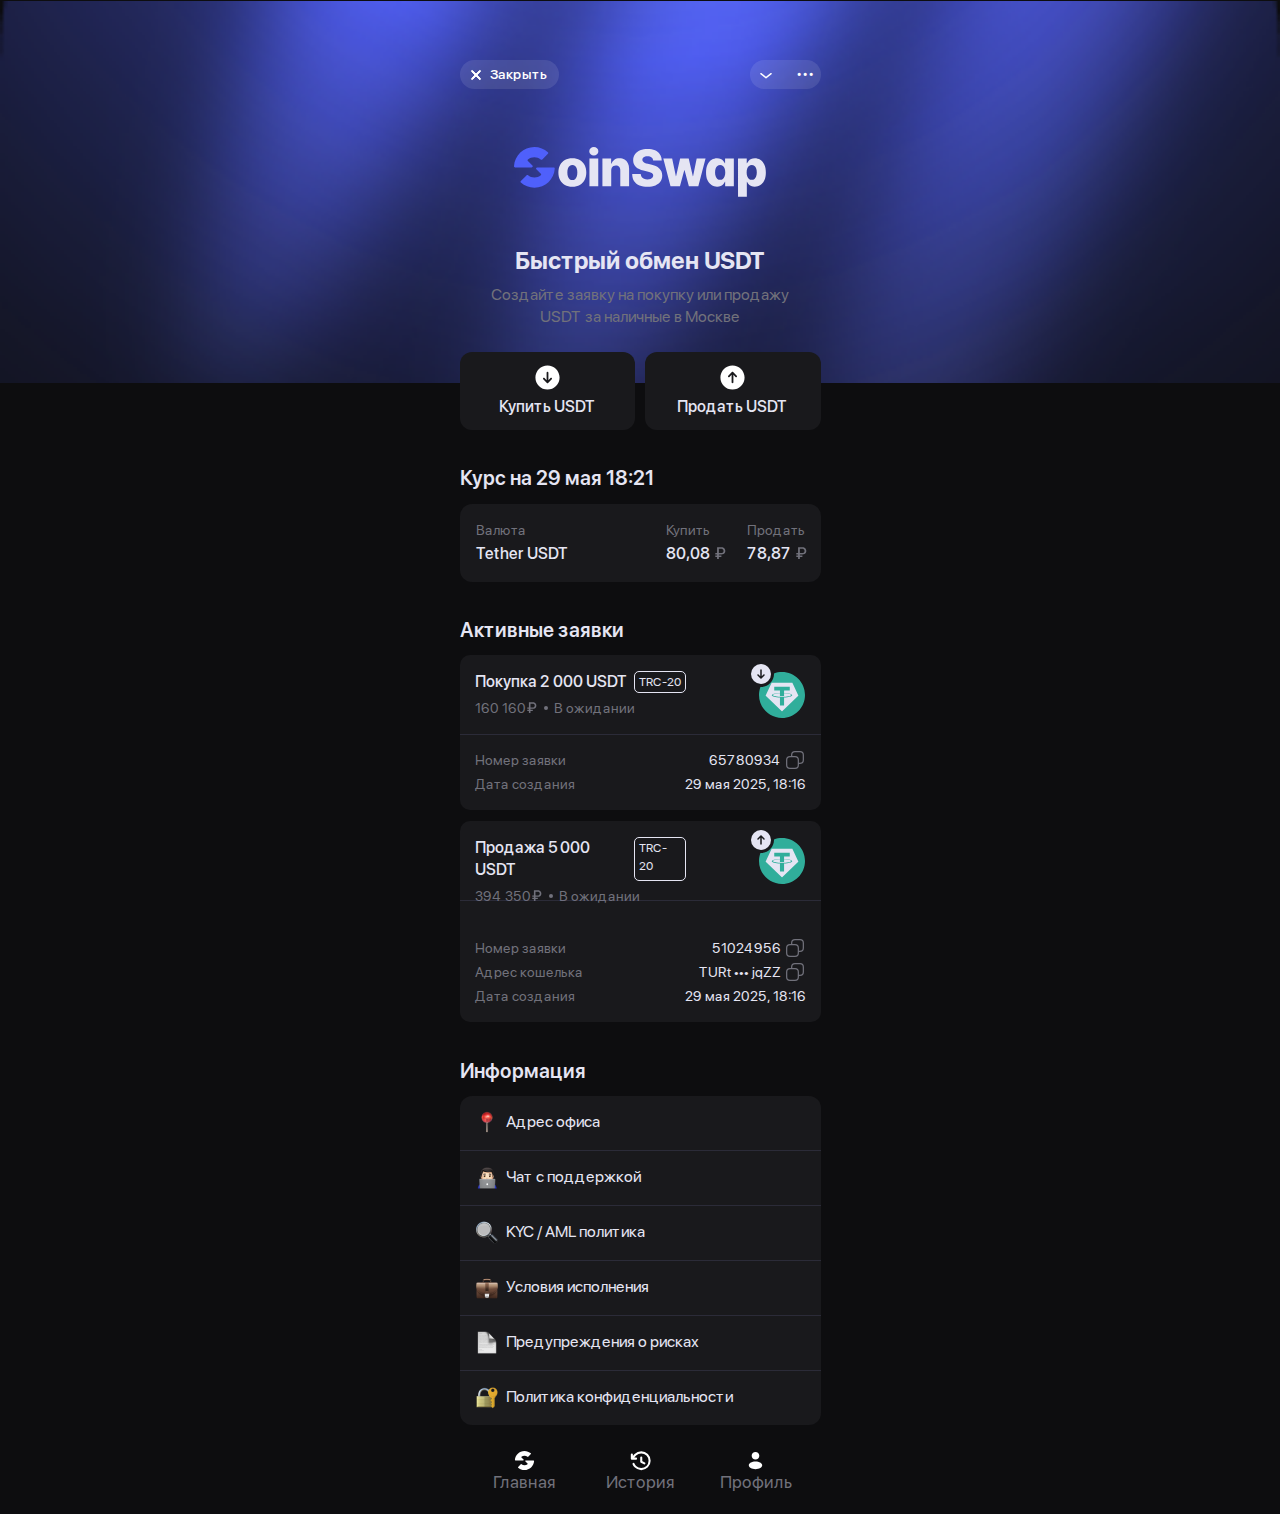
<file: index.html>
<!DOCTYPE html>
<html lang="ru">
    <head>
        <meta charset="UTF-8">
        <meta name="viewport" content="width=device-width, initial-scale=1.0">

        <title>start1</title>
         <link rel="stylesheet" href="style/style.css">
    </head>

    <body>
      <header class="header">
        <div class="container">
          <div class="header__block">
            <button class="button-reset header__button header__button-left">
              Закрыть
            </button>

            <button class="button-reset header__button header__button-right">
              <span class="header__span">...</span>
            </button>
          </div>
        </div>
      </header>

      <main>
        <section class="logo-section">
          <div class="container">
            <div class="logo-section__block">
              <img src="img/logo-main.svg" alt="">
            </div>
          </div>
        </section>

        <section class="exchange">
          <div class="container">
            <div class="exchange__block">
              <div class="exchange__text-block">
                <h2 class="exchange__h2">
                  Быстрый обмен USDT
                </h2>

                <p class="exchange__text">
                  Создайте заявку на&nbsp;покупку&nbsp;или&nbsp;продажу USDT за&nbsp;наличные в&nbsp;Москве
                </p>
              </div>

              <div class="exchange__button-block ">
                <button class="button-reset exchange__button exchange__button-arrow-1">
                  Купить USDT
                </button>

                <button class="button-reset exchange__button exchange__button-arrow-2">
                  Продать USDT
                </button>
              </div>
            </div>
          </div>
        </section>

        <section class="curs">
          <div class="container">
            <div class="curs__block">
                <h2 class="curs__h2">
                  Курс на 29 мая 18:21
                </h2>

              <ul class="list-reset curs__list">
                <li class="curs__item-margin">
                  <h3 class="curs_h3">
                    Валюта
                  </h3>

                  <p class="curs__text">
                    Tether USDT
                  </p>
                </li>

                <li class="curs__list-item">
                  <div class="curs__item">
                    <h3 class="curs_h3">
                      Купить
                    </h3>

                    <span class="curs__span">
                      80,08
                    </span>
                  </div>

                  <div class="curs__item">
                    <h3 class="curs_h3">
                      Продать
                    </h3>

                    <span class="curs__span">
                      78,87
                    </span>
                  </div>
                </li>
              </ul>
            </div>
          </div>
        </section>

        <section class="bid">
          <div class="container">
            <div class="bid__block">
              <h2 class="bid__h2">
                Активные заявки
              </h2>

              <ul class="list-reset bid__list">
                <li class="bid__item bid__item-image-1">
                   <p class="bid__text">
                      Покупка 2 000 USDT
                      <span class="bid__span-text">
                        TRC-20
                      </span>
                   </p>

                   <p class="bid__text-price">
                      <span class="bid__span-price">
                        160 160
                      </span>

                      <span class="bid__span-ellips"></span>
                      В ожидании
                   </p>

                   <p class="bid__span-text-number">
                      Номер заявки
                      <span class="bid__span-number">
                        65780934
                      </span>
                   </p>

                   <p class="bid__span-text-number">
                      Дата создания
                      <span class="bid__span-date">
                          29 мая 2025, 18:16
                      </span>
                   </p>
                </li>

                <li class="bid__item bid__item-image-2">
                       <p class="bid__text">
                      Продажа 5 000 USDT
                      <span class="bid__span-text">
                        TRC-20
                      </span>
                   </p>

                   <p class="bid__text-price">
                      <span class="bid__span-price">
                        394 350
                      </span>

                      <span class="bid__span-ellips"></span>
                      В ожидании
                   </p>

                   <p class="bid__span-text-number">
                      Номер заявки
                      <span class="bid__span-number">
                        51024956
                      </span>
                   </p>

                   <p class="bid__span-text-number">
                      Адрес кошелька
                      <span class="bid__span-number">
                        TURt 🞄🞄🞄 jqZZ
                      </span>
                   </p>

                   <p class="bid__span-text-number">
                      Дата создания
                      <span class="bid__span-date">
                          29 мая 2025, 18:16
                      </span>
                   </p>
                </li>
              </ul>
            </div>
          </div>
        </section>

        <section class="information">
          <div class="container">
            <div class="information__block">
              <h2 class="information__h2">
                Информация
              </h2>

              <ul class="list-reset information__list">
                <li class="information__item information__item-adress">
                  Адрес офиса
                </li>

                <li class="information__item information__item-call">
                  Чат с поддержкой
                </li>

                <li class="information__item information__item-politic">
                  KYC / AML политика
                </li>

                <li class="information__item information__item-execution">
                  Условия исполнения
                </li>

                <li class="information__item information__item-risk">
                  Предупреждения о рисках
                </li>

                <li class="information__item information__item-confidentiality">
                  Политика конфиденциальности
                </li>
              </ul>
            </div>
          </div>
        </section>
      </main>

      <footer>
        <div class="container">
          <div class="footer__block">
            <ul class="list-reset footer__list">
              <li class="footer__item">
                <svg width="23" height="23" viewBox="0 0 48 48" fill="none" xmlns="http://www.w3.org/2000/svg">
                <path d="M24.0621 44C18.9433 44 14.2743 42.0704 10.7406 38.8977C10.2891 38.4923 10.2911 37.7944 10.7198 37.365L16.2245 31.8509C16.6543 31.4204 17.3484 31.4259 17.8226 31.8067C19.5318 33.1791 21.7013 34 24.0621 34C26.4243 34 28.595 33.1782 30.3045 31.8044C30.7775 31.4243 30.7741 30.7234 30.3454 30.2939L25.9361 25.8771C25.244 25.1839 25.735 24 26.7145 24H42.9282C43.5357 24 44.0313 24.4933 43.9985 25.0999C43.4285 35.6341 34.7207 44 24.0621 44Z" fill="white"/>
                <path d="M23.9379 4C29.0568 4 33.7258 5.92961 37.2594 9.10228C37.7109 9.50766 37.709 10.2056 37.2803 10.635L31.7755 16.1491C31.3458 16.5796 30.6517 16.5741 30.1774 16.1933C28.4683 14.8209 26.2988 14 23.9379 14C21.5757 14 19.4051 14.8218 17.6955 16.1956C17.2226 16.5757 17.226 17.2766 17.6547 17.7061L22.064 22.1229C22.756 22.8161 22.2651 24 21.2855 24H5.07186C4.46435 24 3.96872 23.5067 4.00154 22.9001C4.57154 12.3659 13.2794 4.00001 23.9379 4Z" fill="white"/>
                </svg>

                <p class="footer__text-item">Главная</p>
              </li>

              <li class="footer__item">
                <svg width="23" height="23" viewBox="0 0 48 48" fill="none" xmlns="http://www.w3.org/2000/svg">
                <path d="M5.96875 20.1104H14.656M5.96875 20.1104V11.3892M5.96875 20.1104L13.2239 12.1374C20.0356 5.32563 31.0796 5.32563 37.8914 12.1374C44.7029 18.9491 44.7029 29.9931 37.8914 36.8049C31.0796 43.6164 20.0356 43.6164 13.2239 36.8049C11.5148 35.0957 10.2345 33.1202 9.38308 31.012M25.5576 17.9301V26.6514L32.0985 29.9218" stroke="white" stroke-width="4.36063" stroke-linecap="round" stroke-linejoin="round"/>
                </svg>

                <p class="footer__text-item">История</p>
              </li>

              <li class="footer__item">
                  <svg width="23" height="23" viewBox="0 0 48 48" fill="none" xmlns="http://www.w3.org/2000/svg">
                  <path d="M24 26C31.732 26 38 29.5817 38 34C38 38.4183 31.732 42 24 42C16.2681 41.9999 10 38.4182 10 34C10 29.5818 16.2681 26.0001 24 26ZM24 6C28.4183 6 32 9.58172 32 14C32 18.4183 28.4183 22 24 22C19.5818 21.9999 16 18.4182 16 14C16 9.5818 19.5818 6.00013 24 6Z" fill="white"/>
                  </svg>

                  <p class="footer__text-item">Профиль</p>
              </li>
            </ul>
          </div>
        </div>
      </footer>
    </body>
</html>
</file>
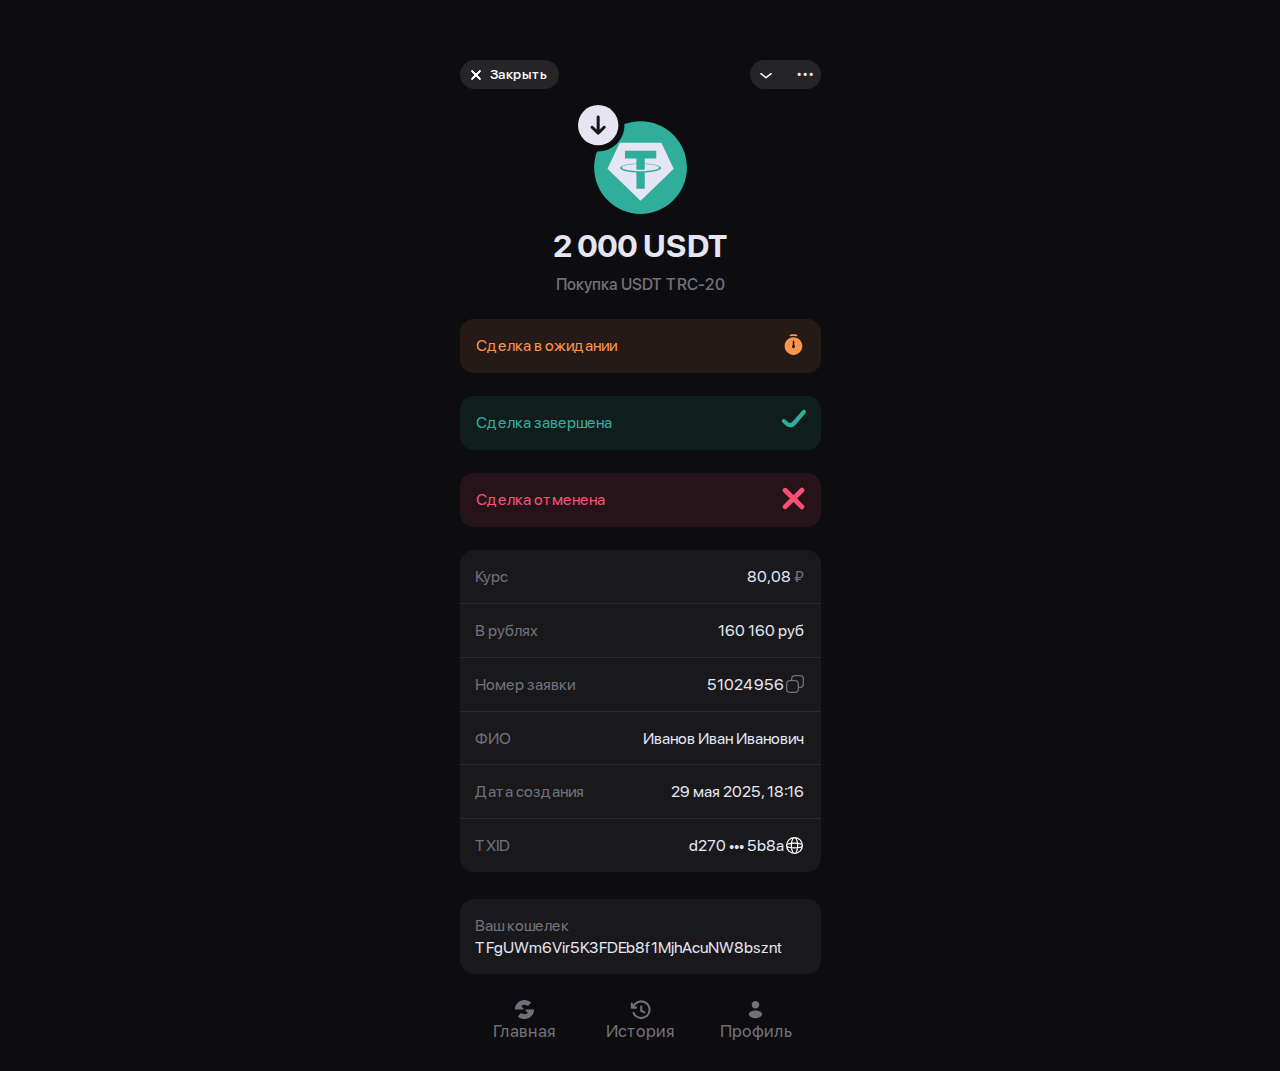
<file: start1-answer/index.html>
<!DOCTYPE html>
<html lang="en">
  <head>
    <meta charset="UTF-8">
    <meta name="viewport" content="width=device-width, initial-scale=1.0">
    <title>start1-ответ</title>
    <link rel="stylesheet" href="style/style.css">
  </head>

  <body>
       <header class="header">
        <div class="container">
          <div class="header__block">
            <button class="button-reset header__button header__button-left">
              Закрыть
            </button>

            <button class="button-reset header__button header__button-right">
              <span class="header__span">...</span>
            </button>
          </div>
        </div>
      </header>

      <main>
        <section>
          <div class="container">
            <div class="request__block">
              <div class="request__image-block">
                <p class="request__text">
                  2 000 USDT
                </p>

                <p class="request__text-mini">
                  Покупка USDT TRC-20
                </p>
              </div>

              <p class="request__color request__color-orange">
                Сделка в ожидании
              </p>

              <p class="request__color request__color-green">
                Сделка завершена
              </p>

              <p class="request__color request__color-red">
                Сделка отменена
              </p>

              <ul class="list-reset request__list">
                <li class="request__list-item">
                  Курс<span class="request__span">80,08 <span class="request__span-image">₽</span></span>
                </li>

                <li class="request__list-item">
                  В рублях <span class="request__span">160 160 руб </span>
                </li>

                <li class="request__list-item">
                  Номер заявки <span class="request__span">51024956 <span class=" application-end__span-image-copy"></span></span>
                </li>

                <li class="request__list-item">
                  ФИО <span class="request__span">Иванов Иван Иванович </span>
                </li>

                <li class="request__list-item">
                  Дата создания <span class="request__span">29 мая 2025, 18:16 </span>
                </li>

                <li class="request__list-item">
                  TXID <span class="request__span">d270 🞄🞄🞄 5b8a <span class=" application-end__span-image-world"></span></span>
                </li>
              </ul>

              <p class="request__text-item">
                Ваш кошелек
                  <span class="request__span">TFgUWm6Vir5K3FDEb8f1MjhAcuNW8bsznt</span>
              </p>
            </div>
          </div>
        </section>
      </main>

      <footer>
        <div class="container">
          <div class="footer__block">
            <ul class="list-reset footer__list">
              <li class="footer__item">
                <svg class="footer__svg-logo" width="23" height="23" viewBox="0 0 48 48" fill="none" xmlns="http://www.w3.org/2000/svg">
                <path d="M24.0621 44C18.9433 44 14.2743 42.0704 10.7406 38.8977C10.2891 38.4923 10.2911 37.7944 10.7198 37.365L16.2245 31.8509C16.6543 31.4204 17.3484 31.4259 17.8226 31.8067C19.5318 33.1791 21.7013 34 24.0621 34C26.4243 34 28.595 33.1782 30.3045 31.8044C30.7775 31.4243 30.7741 30.7234 30.3454 30.2939L25.9361 25.8771C25.244 25.1839 25.735 24 26.7145 24H42.9282C43.5357 24 44.0313 24.4933 43.9985 25.0999C43.4285 35.6341 34.7207 44 24.0621 44Z" />
                <path d="M23.9379 4C29.0568 4 33.7258 5.92961 37.2594 9.10228C37.7109 9.50766 37.709 10.2056 37.2803 10.635L31.7755 16.1491C31.3458 16.5796 30.6517 16.5741 30.1774 16.1933C28.4683 14.8209 26.2988 14 23.9379 14C21.5757 14 19.4051 14.8218 17.6955 16.1956C17.2226 16.5757 17.226 17.2766 17.6547 17.7061L22.064 22.1229C22.756 22.8161 22.2651 24 21.2855 24H5.07186C4.46435 24 3.96872 23.5067 4.00154 22.9001C4.57154 12.3659 13.2794 4.00001 23.9379 4Z" />
                </svg>

                <p class="footer__text-item">Главная</p>
              </li>

              <li class="footer__item">
                <svg class="footer__svg-history" width="23" height="23" viewBox="0 0 48 48" fill="none" xmlns="http://www.w3.org/2000/svg">
                <path d="M5.96875 20.1104H14.656M5.96875 20.1104V11.3892M5.96875 20.1104L13.2239 12.1374C20.0356 5.32563 31.0796 5.32563 37.8914 12.1374C44.7029 18.9491 44.7029 29.9931 37.8914 36.8049C31.0796 43.6164 20.0356 43.6164 13.2239 36.8049C11.5148 35.0957 10.2345 33.1202 9.38308 31.012M25.5576 17.9301V26.6514L32.0985 29.9218"  stroke-width="4.36063" stroke-linecap="round" stroke-linejoin="round"/>
                </svg>

                <p class="footer__text-item">История</p>
              </li>

              <li class="footer__item">
                  <svg class="footer__svg-profil" width="23" height="23" viewBox="0 0 48 48" fill="none" xmlns="http://www.w3.org/2000/svg">
                  <path d="M24 26C31.732 26 38 29.5817 38 34C38 38.4183 31.732 42 24 42C16.2681 41.9999 10 38.4182 10 34C10 29.5818 16.2681 26.0001 24 26ZM24 6C28.4183 6 32 9.58172 32 14C32 18.4183 28.4183 22 24 22C19.5818 21.9999 16 18.4182 16 14C16 9.5818 19.5818 6.00013 24 6Z"/>
                  </svg>

                  <p class="footer__text-item">Профиль</p>
              </li>
            </ul>
          </div>
        </div>
      </footer>
  </body>
</html>
</file>
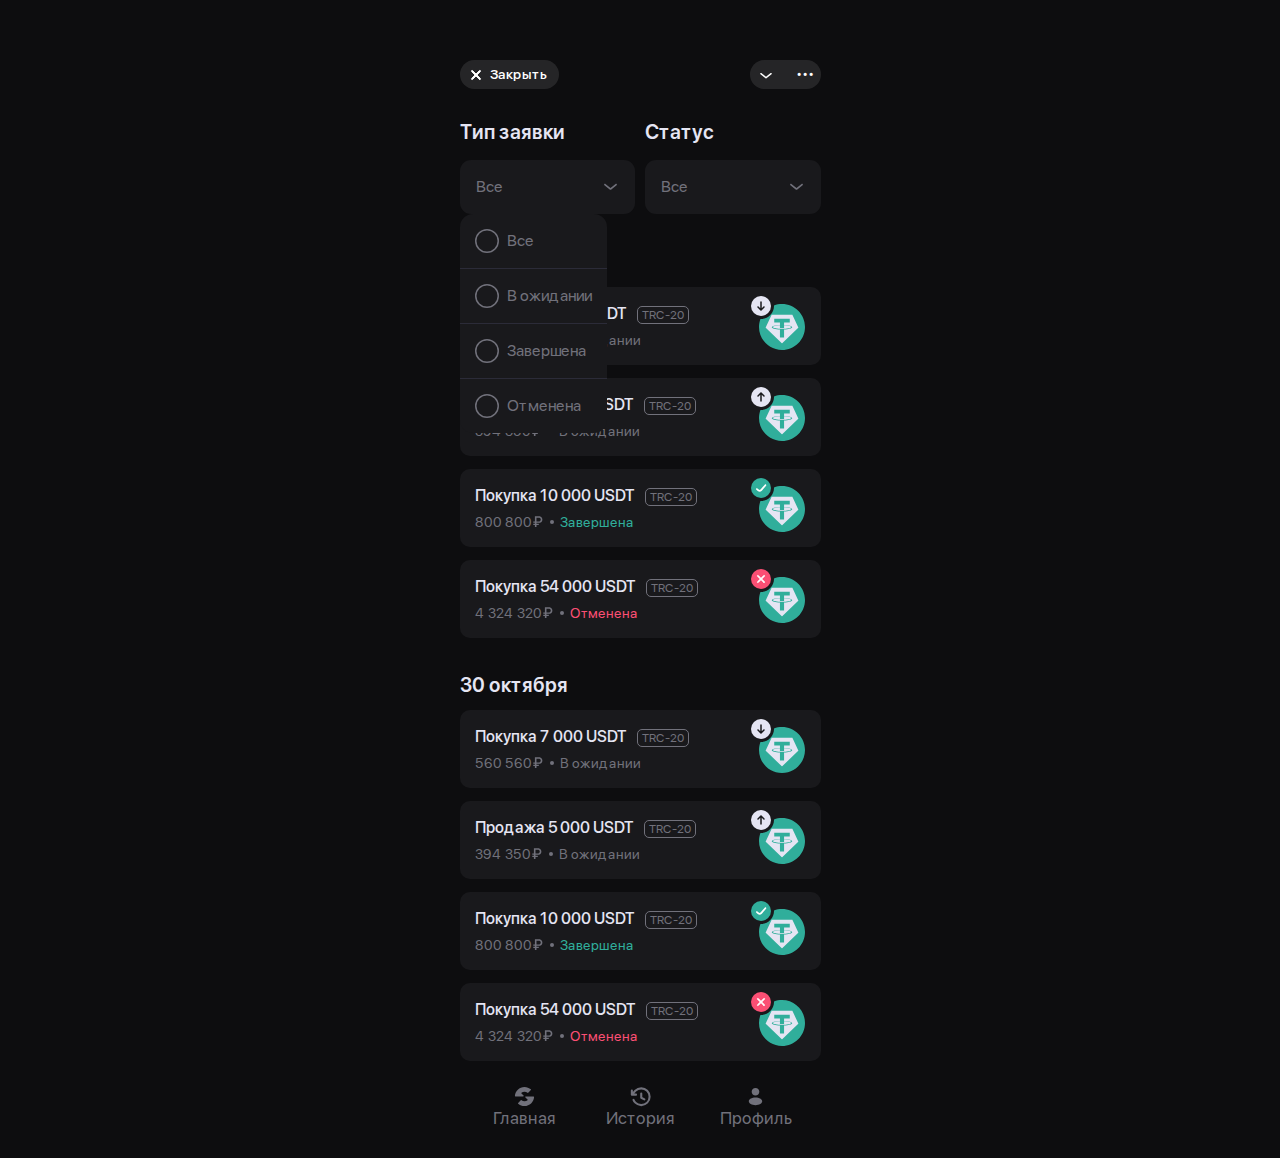
<file: start1-application/index.html>
<!DOCTYPE html>
<html lang="ru">
  <head>
    <meta charset="UTF-8">
    <meta name="viewport" content="width=device-width, initial-scale=1.0">
    <title>start1-заявки</title>
    <link rel="stylesheet" href="style/style.css">
  </head>

  <body>
     <header class="header">
        <div class="container">
          <div class="header__block">
            <button class="button-reset header__button header__button-left">
              Закрыть
            </button>

            <button class="button-reset header__button header__button-right">
              <span class="header__span">...</span>
            </button>
          </div>
        </div>
      </header>

      <main>
        <section class="application_type">
          <div class="container">
            <div class="application_type__block">
              <div class="application_type__select-block-general">
                <div class="application_type__select-block">
                  <h3 class="application_type__h3">
                    Тип заявки
                  </h3>

                  <div class="application_type__select">
                    <p class="application_type__text">
                      Все
                      <span class="application_type__span"></span>
                    </p>
                  </div>

                  <ul class="list-reset application_type__select-list">
                    <li class="application_type__select-item">
                      <svg class="application_type__slect-svg width="24" height="24" viewBox="0 0 24 24" fill="none" xmlns="http://www.w3.org/2000/svg">
                        <circle  cx="12" cy="12" r="11.25" transform="matrix(-1 0 0 1 24 0)" stroke-width="1.5"/>
                        <circle class="application_type__slect-svg-fill" stroke="none" cx="7" cy="7" r="7" transform="matrix(-1 0 0 1 19 4.99997)" />
                      </svg>

                      <p>
                        Все
                      </p>
                    </li>

                    <li class="application_type__select-item">
                      <svg class="application_type__slect-svg" width="24" height="24" viewBox="0 0 24 24" fill="none" xmlns="http://www.w3.org/2000/svg">
                        <circle cx="12" cy="12" r="11.25" transform="matrix(-1 0 0 1 24 0)" stroke-width="1.5"/>
                        <circle class="application_type__slect-svg-fill" stroke="none" cx="7" cy="7" r="7" transform="matrix(-1 0 0 1 19 4.99997)" />
                      </svg>

                      <p>
                        В ожидании
                      </p>
                    </li>

                    <li class="application_type__select-item">
                      <svg class="application_type__slect-svg" width="24" height="24" viewBox="0 0 24 24" fill="none" xmlns="http://www.w3.org/2000/svg">
                        <circle cx="12" cy="12" r="11.25" transform="matrix(-1 0 0 1 24 0)" stroke-width="1.5"/>
                        <circle class="application_type__slect-svg-fill" stroke="none" cx="7" cy="7" r="7" transform="matrix(-1 0 0 1 19 4.99997)" />
                      </svg>

                      <p>
                        Завершена
                      </p>
                    </li>

                    <li class="application_type__select-item">
                      <svg class="application_type__slect-svg" width="24" height="24" viewBox="0 0 24 24" fill="none" xmlns="http://www.w3.org/2000/svg">
                        <circle cx="12" cy="12" r="11.25" transform="matrix(-1 0 0 1 24 0)" stroke-width="1.5"/>
                        <circle class="application_type__slect-svg-fill" stroke="none" cx="7" cy="7" r="7" transform="matrix(-1 0 0 1 19 4.99997)" />
                      </svg>

                      <p>
                        Отменена
                      </p>
                    </li>
                  </ul>
                </div>

                <div class="application_type__select-block">
                  <h3 class="application_type__h3">
                    Статус
                  </h3>

                  <div class="application_type__select">
                    <p class="application_type__text">
                      Все
                      <span class="application_type__span"></span>
                    </p>
                  </div>
                </div>
              </div>

              <ul class="list-reset application_type__list-general">
                <li>
                  <h3 class="application_type__h3-list">
                    31 октября
                  </h3>

                  <ul class="list-reset application_type__list-applications">
                    <li class="bid__item bid__item-image-1">
                      <p class="bid__text">
                          Покупка 7 000 <span class="application_type__usdt">USDT</span>
                          <span class="bid__span-text">
                            TRC-20
                          </span>
                      </p>

                      <p class="bid__text-price">
                          <span class="bid__span-price">
                            560 560
                          </span>

                          <span class="bid__span-ellips"></span>
                          <span class="application_type__span-text-color">
                            В ожидании
                          </span>
                      </p>
                    </li>

                    <li class="bid__item bid__item-image-2">
                          <p class="bid__text">
                          Продажа 5 000 <span class="application_type__usdt">USDT</span>
                          <span class="bid__span-text">
                            TRC-20
                          </span>
                      </p>

                      <p class="bid__text-price">
                          <span class="bid__span-price">
                            394 350
                          </span>

                          <span class="bid__span-ellips"></span>
                          <span class="application_type__span-text-grey">
                            В ожидании
                          </span>
                      </p>
                    </li>

                 <li class="bid__item bid__item-image-3">
                          <p class="bid__text">
                          Покупка 10 000 <span class="application_type__usdt">USDT</span>
                          <span class="bid__span-text">
                            TRC-20
                          </span>
                      </p>

                      <p class="bid__text-price">
                          <span class="bid__span-price">
                            800 800
                          </span>

                          <span class="bid__span-ellips"></span>
                          <span class="application_type__span-text-green">
                            Завершена
                          </span>
                      </p>
                    </li>

                      <li class="bid__item bid__item-image-4">
                          <p class="bid__text">
                          Покупка 54 000 <span class="application_type__usdt">USDT</span>
                          <span class="bid__span-text">
                            TRC-20
                          </span>
                      </p>

                      <p class="bid__text-price">
                          <span class="bid__span-price">
                            4 324 320
                          </span>

                          <span class="bid__span-ellips"></span>
                          <span class="application_type__span-text-red">
                            Отменена
                          </span>
                      </p>
                    </li>
                  </ul>
                </li>

                <li>
                  <h3 class="application_type__h3-list">
                    30 октября
                  </h3>

                  <ul class="list-reset application_type__list-applications">
                      <li class="bid__item bid__item-image-1">
                      <p class="bid__text">
                          Покупка 7 000 <span class="application_type__usdt">USDT</span>
                          <span class="bid__span-text">
                            TRC-20
                          </span>
                      </p>

                      <p class="bid__text-price">
                          <span class="bid__span-price">
                            560 560
                          </span>

                          <span class="bid__span-ellips"></span>
                          <span class="application_type__span-text-color">
                            В ожидании
                          </span>
                      </p>
                    </li>

                    <li class="bid__item bid__item-image-2">
                          <p class="bid__text">
                          Продажа 5 000 <span class="application_type__usdt">USDT</span>
                          <span class="bid__span-text">
                            TRC-20
                          </span>
                      </p>

                      <p class="bid__text-price">
                          <span class="bid__span-price">
                            394 350
                          </span>

                          <span class="bid__span-ellips"></span>
                          <span class="application_type__span-text-grey">
                            В ожидании
                          </span>
                      </p>
                    </li>

                 <li class="bid__item bid__item-image-3">
                          <p class="bid__text">
                          Покупка 10 000 <span class="application_type__usdt">USDT</span>
                          <span class="bid__span-text">
                            TRC-20
                          </span>
                      </p>

                      <p class="bid__text-price">
                          <span class="bid__span-price">
                            800 800
                          </span>

                          <span class="bid__span-ellips"></span>
                          <span class="application_type__span-text-green">
                            Завершена
                          </span>
                      </p>
                    </li>

                      <li class="bid__item bid__item-image-4">
                          <p class="bid__text">
                          Покупка 54 000 <span class="application_type__usdt">USDT</span>
                          <span class="bid__span-text">
                            TRC-20
                          </span>
                      </p>

                      <p class="bid__text-price">
                          <span class="bid__span-price">
                            4 324 320
                          </span>

                          <span class="bid__span-ellips"></span>
                          <span class="application_type__span-text-red">
                            Отменена
                          </span>
                      </p>
                    </li>
                  </ul>
                </li>
              </ul>
            </div>
          </div>
        </section>
      </main>

      <footer>
        <div class="container">
          <div class="footer__block">
            <ul class="list-reset footer__list">
              <li class="footer__item">
                <svg class="footer__svg-logo" width="23" height="23" viewBox="0 0 48 48" fill="none" xmlns="http://www.w3.org/2000/svg">
                <path d="M24.0621 44C18.9433 44 14.2743 42.0704 10.7406 38.8977C10.2891 38.4923 10.2911 37.7944 10.7198 37.365L16.2245 31.8509C16.6543 31.4204 17.3484 31.4259 17.8226 31.8067C19.5318 33.1791 21.7013 34 24.0621 34C26.4243 34 28.595 33.1782 30.3045 31.8044C30.7775 31.4243 30.7741 30.7234 30.3454 30.2939L25.9361 25.8771C25.244 25.1839 25.735 24 26.7145 24H42.9282C43.5357 24 44.0313 24.4933 43.9985 25.0999C43.4285 35.6341 34.7207 44 24.0621 44Z" />
                <path d="M23.9379 4C29.0568 4 33.7258 5.92961 37.2594 9.10228C37.7109 9.50766 37.709 10.2056 37.2803 10.635L31.7755 16.1491C31.3458 16.5796 30.6517 16.5741 30.1774 16.1933C28.4683 14.8209 26.2988 14 23.9379 14C21.5757 14 19.4051 14.8218 17.6955 16.1956C17.2226 16.5757 17.226 17.2766 17.6547 17.7061L22.064 22.1229C22.756 22.8161 22.2651 24 21.2855 24H5.07186C4.46435 24 3.96872 23.5067 4.00154 22.9001C4.57154 12.3659 13.2794 4.00001 23.9379 4Z" />
                </svg>

                <p class="footer__text-item">Главная</p>
              </li>

              <li class="footer__item">
                <svg class="footer__svg-history" width="23" height="23" viewBox="0 0 48 48" fill="none" xmlns="http://www.w3.org/2000/svg">
                <path d="M5.96875 20.1104H14.656M5.96875 20.1104V11.3892M5.96875 20.1104L13.2239 12.1374C20.0356 5.32563 31.0796 5.32563 37.8914 12.1374C44.7029 18.9491 44.7029 29.9931 37.8914 36.8049C31.0796 43.6164 20.0356 43.6164 13.2239 36.8049C11.5148 35.0957 10.2345 33.1202 9.38308 31.012M25.5576 17.9301V26.6514L32.0985 29.9218"  stroke-width="4.36063" stroke-linecap="round" stroke-linejoin="round"/>
                </svg>

                <p class="footer__text-item">История</p>
              </li>

              <li class="footer__item">
                  <svg class="footer__svg-profil" width="23" height="23" viewBox="0 0 48 48" fill="none" xmlns="http://www.w3.org/2000/svg">
                  <path d="M24 26C31.732 26 38 29.5817 38 34C38 38.4183 31.732 42 24 42C16.2681 41.9999 10 38.4182 10 34C10 29.5818 16.2681 26.0001 24 26ZM24 6C28.4183 6 32 9.58172 32 14C32 18.4183 28.4183 22 24 22C19.5818 21.9999 16 18.4182 16 14C16 9.5818 19.5818 6.00013 24 6Z"/>
                  </svg>

                  <p class="footer__text-item">Профиль</p>
              </li>
            </ul>
          </div>
        </div>
      </footer>
  </body>
</html>
</file>
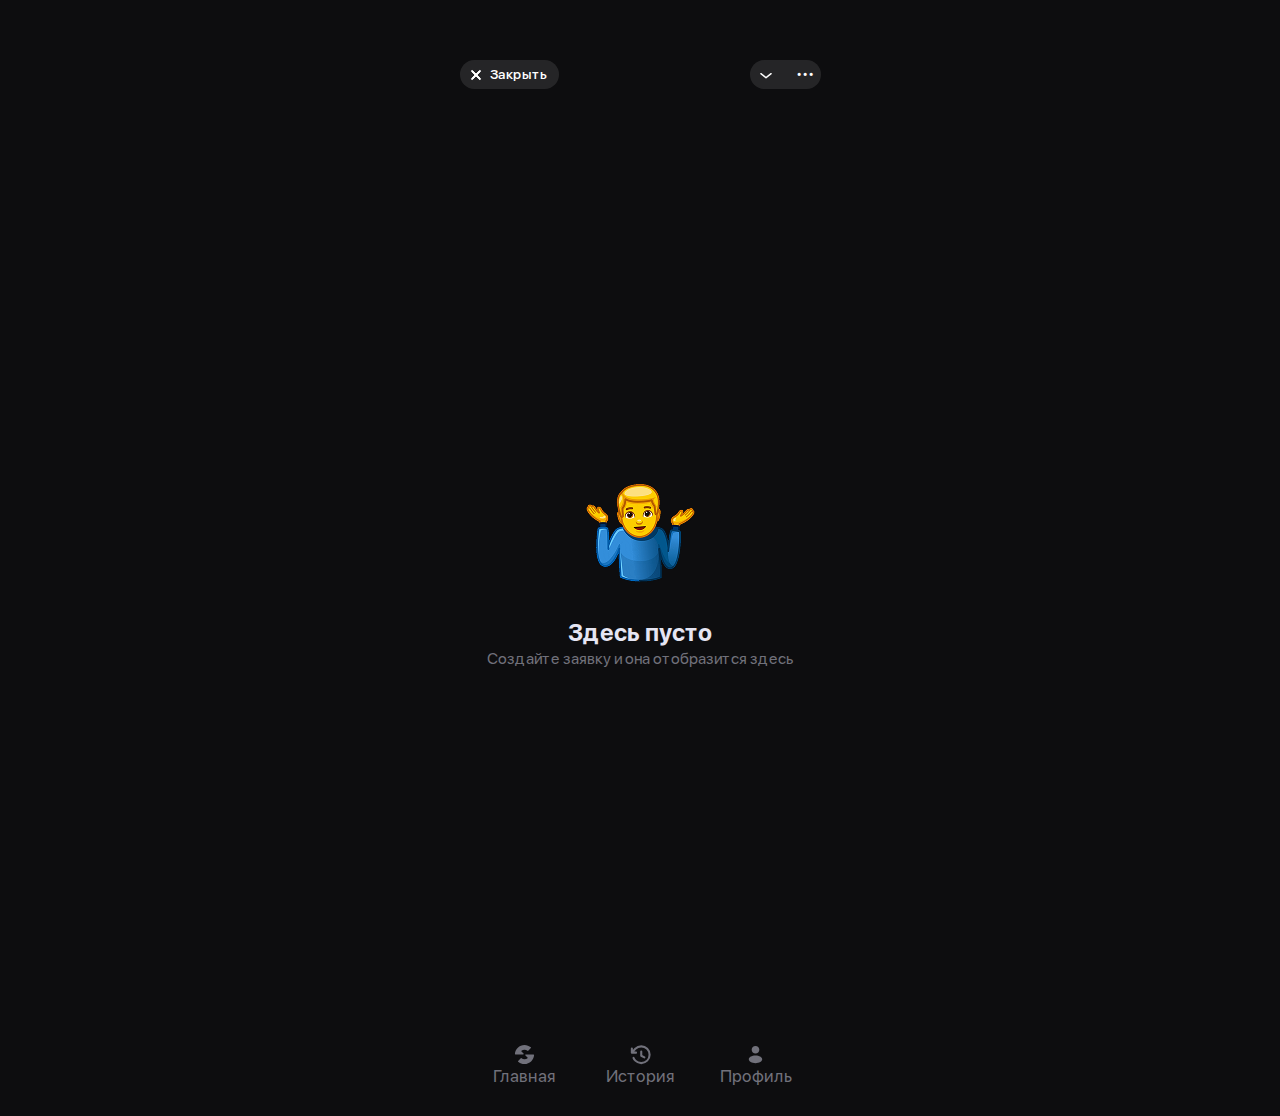
<file: start1-blank-screen/index.html>
<!DOCTYPE html>
<html lang="ru">
  <head>
    <meta charset="UTF-8">
    <meta name="viewport" content="width=device-width, initial-scale=1.0">
    <title>start1 пустой экран</title>

    <link rel="stylesheet" href="style/style.css">
  </head>

  <body>
      <header class="header">
        <div class="container">
          <div class="header__block">
            <button class="button-reset header__button header__button-left">
              Закрыть
            </button>

            <button class="button-reset header__button header__button-right">
              <span class="header__span">...</span>
            </button>
          </div>
        </div>
      </header>

      <main>
        <div class="container">
          <div class="main__block">
            <div class="main__text-block">
              <h2 class="main__h2">
                Здесь пусто
              </h2>

              <p class="main__text">
                Создайте заявку и она отобразится здесь
              </p>
            </div>
          </div>
        </div>
      </main>

      <footer>
        <div class="container">
          <div class="footer__block">
            <ul class="list-reset footer__list">
              <li class="footer__item">
                <svg class="footer__svg-logo" width="23" height="23" viewBox="0 0 48 48" fill="none" xmlns="http://www.w3.org/2000/svg">
                <path d="M24.0621 44C18.9433 44 14.2743 42.0704 10.7406 38.8977C10.2891 38.4923 10.2911 37.7944 10.7198 37.365L16.2245 31.8509C16.6543 31.4204 17.3484 31.4259 17.8226 31.8067C19.5318 33.1791 21.7013 34 24.0621 34C26.4243 34 28.595 33.1782 30.3045 31.8044C30.7775 31.4243 30.7741 30.7234 30.3454 30.2939L25.9361 25.8771C25.244 25.1839 25.735 24 26.7145 24H42.9282C43.5357 24 44.0313 24.4933 43.9985 25.0999C43.4285 35.6341 34.7207 44 24.0621 44Z" />
                <path d="M23.9379 4C29.0568 4 33.7258 5.92961 37.2594 9.10228C37.7109 9.50766 37.709 10.2056 37.2803 10.635L31.7755 16.1491C31.3458 16.5796 30.6517 16.5741 30.1774 16.1933C28.4683 14.8209 26.2988 14 23.9379 14C21.5757 14 19.4051 14.8218 17.6955 16.1956C17.2226 16.5757 17.226 17.2766 17.6547 17.7061L22.064 22.1229C22.756 22.8161 22.2651 24 21.2855 24H5.07186C4.46435 24 3.96872 23.5067 4.00154 22.9001C4.57154 12.3659 13.2794 4.00001 23.9379 4Z" />
                </svg>

                <p class="footer__text-item">Главная</p>
              </li>

              <li class="footer__item">
                <svg class="footer__svg-history" width="23" height="23" viewBox="0 0 48 48" fill="none" xmlns="http://www.w3.org/2000/svg">
                <path d="M5.96875 20.1104H14.656M5.96875 20.1104V11.3892M5.96875 20.1104L13.2239 12.1374C20.0356 5.32563 31.0796 5.32563 37.8914 12.1374C44.7029 18.9491 44.7029 29.9931 37.8914 36.8049C31.0796 43.6164 20.0356 43.6164 13.2239 36.8049C11.5148 35.0957 10.2345 33.1202 9.38308 31.012M25.5576 17.9301V26.6514L32.0985 29.9218"  stroke-width="4.36063" stroke-linecap="round" stroke-linejoin="round"/>
                </svg>

                <p class="footer__text-item">История</p>
              </li>

              <li class="footer__item">
                  <svg class="footer__svg-profil" width="23" height="23" viewBox="0 0 48 48" fill="none" xmlns="http://www.w3.org/2000/svg">
                  <path d="M24 26C31.732 26 38 29.5817 38 34C38 38.4183 31.732 42 24 42C16.2681 41.9999 10 38.4182 10 34C10 29.5818 16.2681 26.0001 24 26ZM24 6C28.4183 6 32 9.58172 32 14C32 18.4183 28.4183 22 24 22C19.5818 21.9999 16 18.4182 16 14C16 9.5818 19.5818 6.00013 24 6Z"/>
                  </svg>

                  <p class="footer__text-item">Профиль</p>
              </li>
            </ul>
          </div>
        </div>
      </footer>
  </body>
</html>
</file>
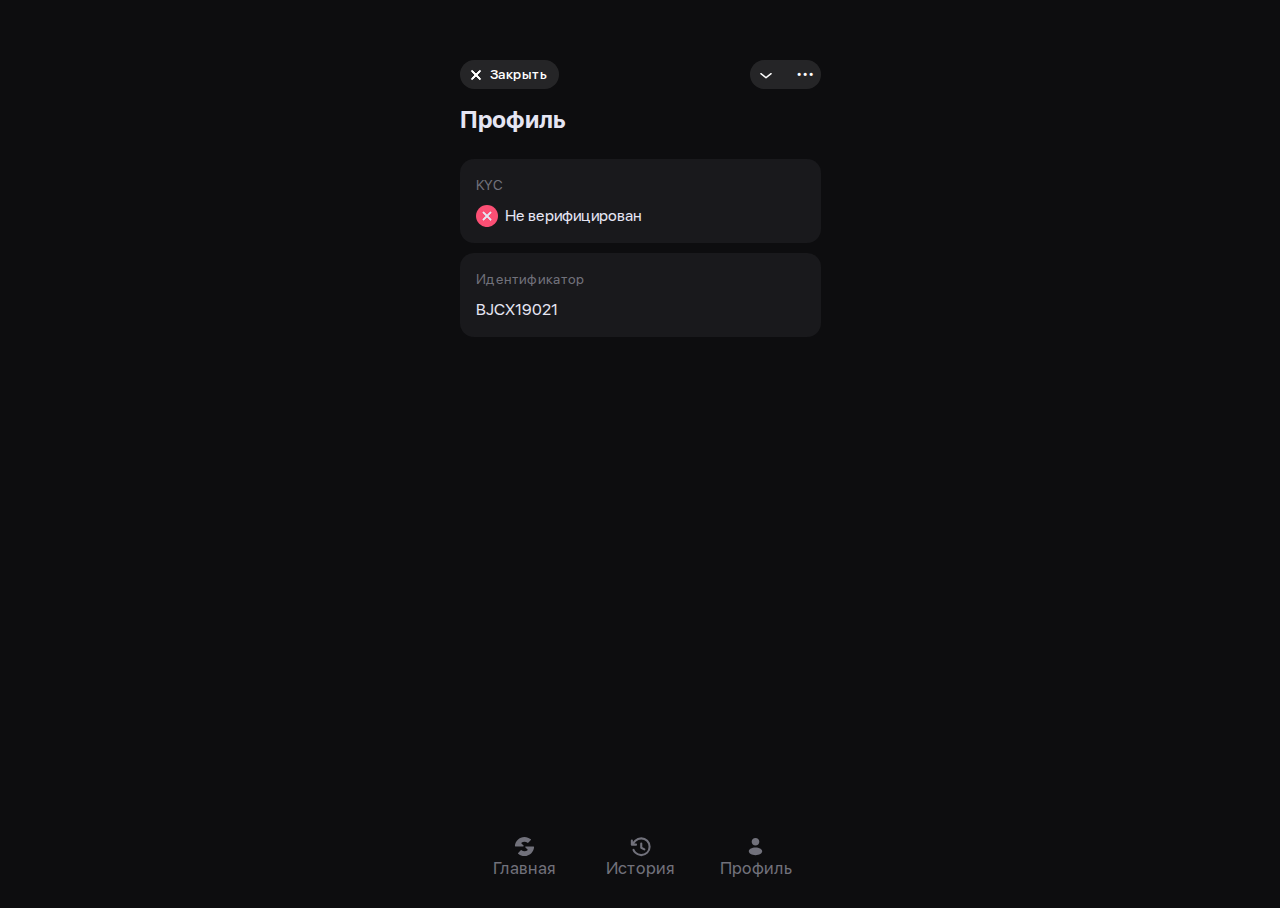
<file: start1-profile/index.html>
<!DOCTYPE html>
<html lang="en">
  <head>
    <meta charset="UTF-8">
    <meta name="viewport" content="width=device-width, initial-scale=1.0">
    <title>Профиль</title>

    <link rel="stylesheet" href="style/style.css">
  </head>

  <body>
     <header class="header">
        <div class="container">
          <div class="header__block">
            <button class="button-reset header__button header__button-left">
              Закрыть
            </button>

            <button class="button-reset header__button header__button-right">
              <span class="header__span">...</span>
            </button>
          </div>
        </div>
      </header>

      <main>
        <section class="profile">
          <div class="container">
            <div class="profile__block">
              <h2 class="profile__h2">
                Профиль
              </h2>


              <ul class="list-reset profile__list">
                <li class="profile__list-item">
                  KYC
                  <span class="profile__span profile__non-verific">
                    Не верифицирован
                  </span>

                </li>

                <li class="profile__list-item">
                  Идентификатор
                  <span class="profile__span">BJCX19021</span>
                </li>
              </ul>
            </div>
          </div>
        </section>
      </main>

       <footer>
        <div class="container">
          <div class="footer__block">
            <ul class="list-reset footer__list">
              <li class="footer__item">
                <svg class="footer__svg-logo" width="23" height="23" viewBox="0 0 48 48" fill="none" xmlns="http://www.w3.org/2000/svg">
                <path d="M24.0621 44C18.9433 44 14.2743 42.0704 10.7406 38.8977C10.2891 38.4923 10.2911 37.7944 10.7198 37.365L16.2245 31.8509C16.6543 31.4204 17.3484 31.4259 17.8226 31.8067C19.5318 33.1791 21.7013 34 24.0621 34C26.4243 34 28.595 33.1782 30.3045 31.8044C30.7775 31.4243 30.7741 30.7234 30.3454 30.2939L25.9361 25.8771C25.244 25.1839 25.735 24 26.7145 24H42.9282C43.5357 24 44.0313 24.4933 43.9985 25.0999C43.4285 35.6341 34.7207 44 24.0621 44Z" />
                <path d="M23.9379 4C29.0568 4 33.7258 5.92961 37.2594 9.10228C37.7109 9.50766 37.709 10.2056 37.2803 10.635L31.7755 16.1491C31.3458 16.5796 30.6517 16.5741 30.1774 16.1933C28.4683 14.8209 26.2988 14 23.9379 14C21.5757 14 19.4051 14.8218 17.6955 16.1956C17.2226 16.5757 17.226 17.2766 17.6547 17.7061L22.064 22.1229C22.756 22.8161 22.2651 24 21.2855 24H5.07186C4.46435 24 3.96872 23.5067 4.00154 22.9001C4.57154 12.3659 13.2794 4.00001 23.9379 4Z" />
                </svg>

                <p class="footer__text-item">Главная</p>
              </li>

              <li class="footer__item">
                <svg class="footer__svg-history" width="23" height="23" viewBox="0 0 48 48" fill="none" xmlns="http://www.w3.org/2000/svg">
                <path d="M5.96875 20.1104H14.656M5.96875 20.1104V11.3892M5.96875 20.1104L13.2239 12.1374C20.0356 5.32563 31.0796 5.32563 37.8914 12.1374C44.7029 18.9491 44.7029 29.9931 37.8914 36.8049C31.0796 43.6164 20.0356 43.6164 13.2239 36.8049C11.5148 35.0957 10.2345 33.1202 9.38308 31.012M25.5576 17.9301V26.6514L32.0985 29.9218"  stroke-width="4.36063" stroke-linecap="round" stroke-linejoin="round"/>
                </svg>

                <p class="footer__text-item">История</p>
              </li>

              <li class="footer__item">
                  <svg class="footer__svg-profil" width="23" height="23" viewBox="0 0 48 48" fill="none" xmlns="http://www.w3.org/2000/svg">
                  <path d="M24 26C31.732 26 38 29.5817 38 34C38 38.4183 31.732 42 24 42C16.2681 41.9999 10 38.4182 10 34C10 29.5818 16.2681 26.0001 24 26ZM24 6C28.4183 6 32 9.58172 32 14C32 18.4183 28.4183 22 24 22C19.5818 21.9999 16 18.4182 16 14C16 9.5818 19.5818 6.00013 24 6Z"/>
                  </svg>

                  <p class="footer__text-item">Профиль</p>
              </li>
            </ul>
          </div>
        </div>
      </footer>
  </body>
</html>
</file>
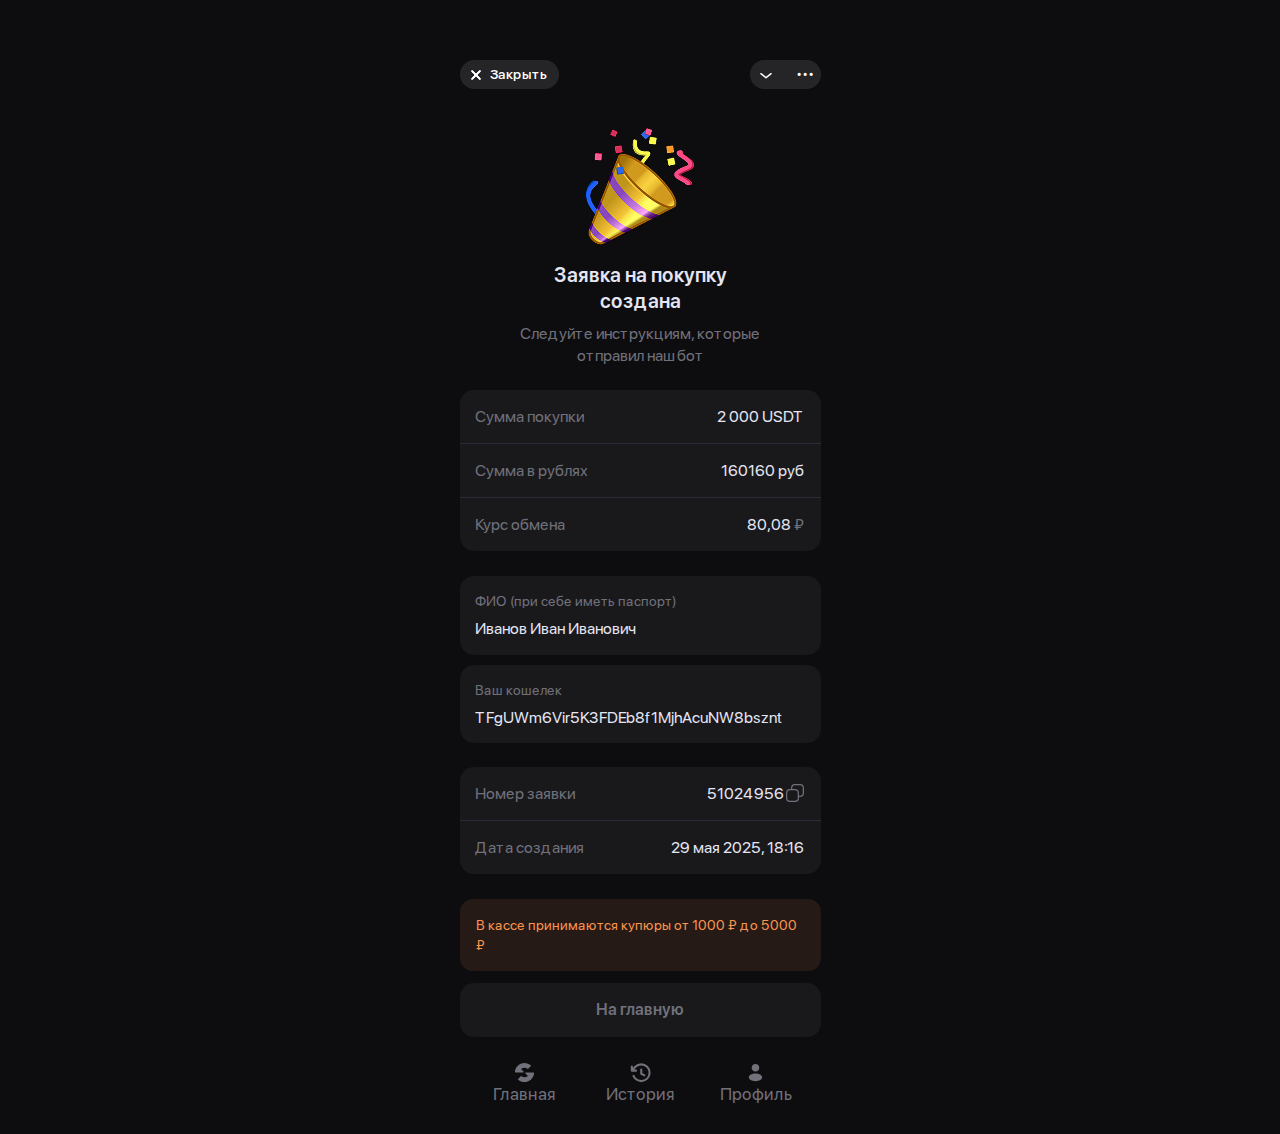
<file: start1-sale-acceptance/index.html>
<!DOCTYPE html>
<html lang="en">
  <head>
    <meta charset="UTF-8">
    <meta name="viewport" content="width=device-width, initial-scale=1.0">

    <title>start1-продажа-заявка</title>

    <link rel="stylesheet" href="style/style.css">
  </head>

  <body>
    <header class="header">
        <div class="container">
          <div class="header__block">
            <button class="button-reset header__button header__button-left">
              Закрыть
            </button>

            <button class="button-reset header__button header__button-right">
              <span class="header__span">...</span>
            </button>
          </div>
        </div>
      </header>

      <main>
        <section class="application-end">
          <div class="container">
            <div class="application-end__block">
              <div class="application-end__image-block">
                <p class="application-end-text">
                  Заявка на покупку создана
                </p>

                <p class="application-end-text-instruction">
                  Следуйте инструкциям, которые отправил наш бот
                </p>
              </div>

              <ul class="application-end__list list-reset">
                <li class="application-end__list-item">
                  Сумма покупки <span class="application-end__span">2 000 USDT</span>
                </li>

                <li class="application-end__list-item application-end__list-item-center">
                  Сумма в рублях <span class="application-end__span">160160 руб</span>
                </li>

                <li class="application-end__list-item">
                  Курс обмена <span class="application-end__span">80,08 <span class="application-end__span-image">₽</span></span>
                </li>
              </ul>

              <ul class="application-end__list-info list-reset">
                <li class="application-end__list-info-item">
                  ФИО (при себе иметь паспорт)
                  <span class="application-end__span">Иванов Иван Иванович</span>
                </li>

                <li class="application-end__list-info-item">
                  Ваш кошелек
                  <span class="application-end__span">TFgUWm6Vir5K3FDEb8f1MjhAcuNW8bsznt</span>
                </li>
              </ul>

              <ul class="application-end__list list-reset">
                <li class="application-end__list-item application-end__list-item--border">
                  Номер заявки <span class="application-end__span">51024956 <span class=" application-end__span-image-copy"></span></span>
                </li>

                <li class="application-end__list-item">
                  Дата создания <span class="application-end__span">29 мая 2025, 18:16</span>
                </li>
              </ul>

              <p class="application-end__orange-text">
                В кассе принимаются купюры от 1000 ₽ до 5000 ₽
              </p>

              <button class="button-reset application-end__button">
                На главную
              </button>
            </div>
          </div>
        </section>
      </main>

      <footer>
        <div class="container">
          <div class="footer__block">
            <ul class="list-reset footer__list">
              <li class="footer__item">
                <svg class="footer__svg-logo" width="23" height="23" viewBox="0 0 48 48" fill="none" xmlns="http://www.w3.org/2000/svg">
                <path d="M24.0621 44C18.9433 44 14.2743 42.0704 10.7406 38.8977C10.2891 38.4923 10.2911 37.7944 10.7198 37.365L16.2245 31.8509C16.6543 31.4204 17.3484 31.4259 17.8226 31.8067C19.5318 33.1791 21.7013 34 24.0621 34C26.4243 34 28.595 33.1782 30.3045 31.8044C30.7775 31.4243 30.7741 30.7234 30.3454 30.2939L25.9361 25.8771C25.244 25.1839 25.735 24 26.7145 24H42.9282C43.5357 24 44.0313 24.4933 43.9985 25.0999C43.4285 35.6341 34.7207 44 24.0621 44Z" />
                <path d="M23.9379 4C29.0568 4 33.7258 5.92961 37.2594 9.10228C37.7109 9.50766 37.709 10.2056 37.2803 10.635L31.7755 16.1491C31.3458 16.5796 30.6517 16.5741 30.1774 16.1933C28.4683 14.8209 26.2988 14 23.9379 14C21.5757 14 19.4051 14.8218 17.6955 16.1956C17.2226 16.5757 17.226 17.2766 17.6547 17.7061L22.064 22.1229C22.756 22.8161 22.2651 24 21.2855 24H5.07186C4.46435 24 3.96872 23.5067 4.00154 22.9001C4.57154 12.3659 13.2794 4.00001 23.9379 4Z" />
                </svg>

                <p class="footer__text-item">Главная</p>
              </li>

              <li class="footer__item">
                <svg class="footer__svg-history" width="23" height="23" viewBox="0 0 48 48" fill="none" xmlns="http://www.w3.org/2000/svg">
                <path d="M5.96875 20.1104H14.656M5.96875 20.1104V11.3892M5.96875 20.1104L13.2239 12.1374C20.0356 5.32563 31.0796 5.32563 37.8914 12.1374C44.7029 18.9491 44.7029 29.9931 37.8914 36.8049C31.0796 43.6164 20.0356 43.6164 13.2239 36.8049C11.5148 35.0957 10.2345 33.1202 9.38308 31.012M25.5576 17.9301V26.6514L32.0985 29.9218"  stroke-width="4.36063" stroke-linecap="round" stroke-linejoin="round"/>
                </svg>

                <p class="footer__text-item">История</p>
              </li>

              <li class="footer__item">
                  <svg class="footer__svg-profil" width="23" height="23" viewBox="0 0 48 48" fill="none" xmlns="http://www.w3.org/2000/svg">
                  <path d="M24 26C31.732 26 38 29.5817 38 34C38 38.4183 31.732 42 24 42C16.2681 41.9999 10 38.4182 10 34C10 29.5818 16.2681 26.0001 24 26ZM24 6C28.4183 6 32 9.58172 32 14C32 18.4183 28.4183 22 24 22C19.5818 21.9999 16 18.4182 16 14C16 9.5818 19.5818 6.00013 24 6Z"/>
                  </svg>

                  <p class="footer__text-item">Профиль</p>
              </li>
            </ul>
          </div>
        </div>
      </footer>
  </body>
</html>
</file>
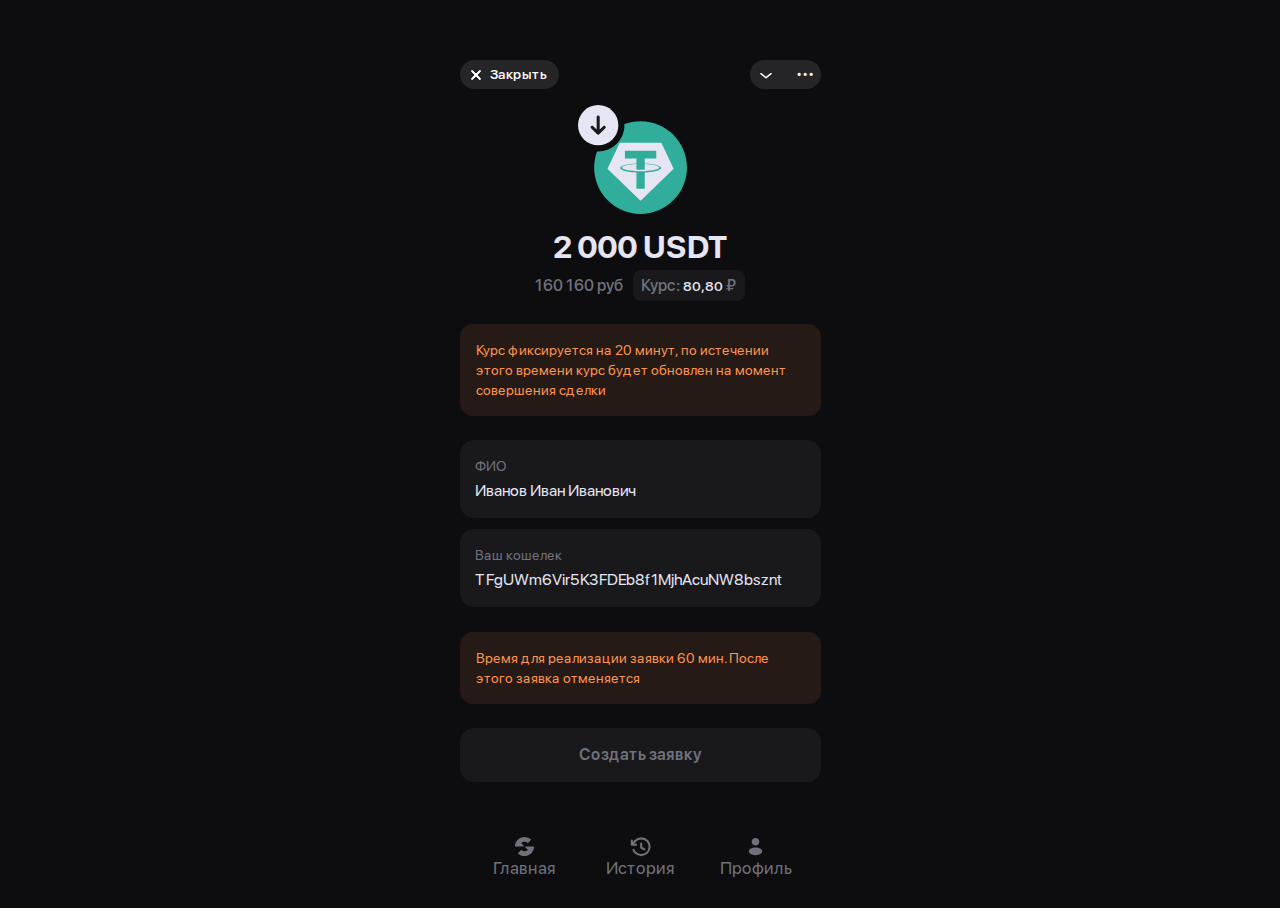
<file: start1-sale-confirmation/index.html>
<!DOCTYPE html>
<html lang="en">
  <head>
    <meta charset="UTF-8">
    <meta name="viewport" content="width=device-width, initial-scale=1.0">
    <title>start1-продажа-подтверждение</title>
    <link rel="stylesheet" href="style/style.css">
  </head>

  <body>
         <header class="header">
        <div class="container">
          <div class="header__block">
            <button class="button-reset header__button header__button-left">
              Закрыть
            </button>

            <button class="button-reset header__button header__button-right">
              <span class="header__span">...</span>
            </button>
          </div>
        </div>
      </header>

      <main>
        <section class="sales-reconciliation">
          <div class="container">
            <div class="sales-reconciliation__block">
              <div class="sales-reconciliation__image-block">
                <p class="sales-reconciliation-text">
                  2 000 USDT
                </p>

                <p class="sales-reconciliation__text-many">
                  160 160 руб&nbsp;&nbsp;
                  <span class="sales-reconciliation__span-many">
                    Курс: <span class="sales-reconciliation__number">
                      80,80
                    </span>
                    ₽
                  </span>
                </p>
              </div>

              <p class="sales-reconciliation__orange-text">
                Курс фиксируется на 20 минут, по истечении этого времени курс будет обновлен на момент совершения сделки
              </p>

              <div class="sales-reconciliation__info">
                <div class="sales-reconciliation__info-block">
                  <span class="sales-reconciliation__info-block-span">
                      ФИО
                    </span>
                  <p class="sales-reconciliation__info-block-text">
                    Иванов Иван Иванович
                  </p>
                </div>

                <div class="sales-reconciliation__info-block">
                    <span class="sales-reconciliation__info-block-span">
                      Ваш кошелек
                    </span>
                  <p class="sales-reconciliation__info-block-text">
                    TFgUWm6Vir5K3FDEb8f1MjhAcuNW8bsznt
                  </p>
                </div>
              </div>

              <p class="sales-reconciliation__orange-text">
                Время для реализации заявки 60 мин.
                После этого заявка отменяется
              </p>

              <button class="sales-reconciliation__button button-reset">
                Создать заявку
              </button>
            </div>
          </div>
        </section>
      </main>
       <footer>
        <div class="container">
          <div class="footer__block">
            <ul class="list-reset footer__list">
              <li class="footer__item">
                <svg class="footer__svg-logo" width="23" height="23" viewBox="0 0 48 48" fill="none" xmlns="http://www.w3.org/2000/svg">
                <path d="M24.0621 44C18.9433 44 14.2743 42.0704 10.7406 38.8977C10.2891 38.4923 10.2911 37.7944 10.7198 37.365L16.2245 31.8509C16.6543 31.4204 17.3484 31.4259 17.8226 31.8067C19.5318 33.1791 21.7013 34 24.0621 34C26.4243 34 28.595 33.1782 30.3045 31.8044C30.7775 31.4243 30.7741 30.7234 30.3454 30.2939L25.9361 25.8771C25.244 25.1839 25.735 24 26.7145 24H42.9282C43.5357 24 44.0313 24.4933 43.9985 25.0999C43.4285 35.6341 34.7207 44 24.0621 44Z" />
                <path d="M23.9379 4C29.0568 4 33.7258 5.92961 37.2594 9.10228C37.7109 9.50766 37.709 10.2056 37.2803 10.635L31.7755 16.1491C31.3458 16.5796 30.6517 16.5741 30.1774 16.1933C28.4683 14.8209 26.2988 14 23.9379 14C21.5757 14 19.4051 14.8218 17.6955 16.1956C17.2226 16.5757 17.226 17.2766 17.6547 17.7061L22.064 22.1229C22.756 22.8161 22.2651 24 21.2855 24H5.07186C4.46435 24 3.96872 23.5067 4.00154 22.9001C4.57154 12.3659 13.2794 4.00001 23.9379 4Z" />
                </svg>

                <p class="footer__text-item">Главная</p>
              </li>

              <li class="footer__item">
                <svg class="footer__svg-history" width="23" height="23" viewBox="0 0 48 48" fill="none" xmlns="http://www.w3.org/2000/svg">
                <path d="M5.96875 20.1104H14.656M5.96875 20.1104V11.3892M5.96875 20.1104L13.2239 12.1374C20.0356 5.32563 31.0796 5.32563 37.8914 12.1374C44.7029 18.9491 44.7029 29.9931 37.8914 36.8049C31.0796 43.6164 20.0356 43.6164 13.2239 36.8049C11.5148 35.0957 10.2345 33.1202 9.38308 31.012M25.5576 17.9301V26.6514L32.0985 29.9218"  stroke-width="4.36063" stroke-linecap="round" stroke-linejoin="round"/>
                </svg>

                <p class="footer__text-item">История</p>
              </li>

              <li class="footer__item">
                  <svg class="footer__svg-profil" width="23" height="23" viewBox="0 0 48 48" fill="none" xmlns="http://www.w3.org/2000/svg">
                  <path d="M24 26C31.732 26 38 29.5817 38 34C38 38.4183 31.732 42 24 42C16.2681 41.9999 10 38.4182 10 34C10 29.5818 16.2681 26.0001 24 26ZM24 6C28.4183 6 32 9.58172 32 14C32 18.4183 28.4183 22 24 22C19.5818 21.9999 16 18.4182 16 14C16 9.5818 19.5818 6.00013 24 6Z"/>
                  </svg>

                  <p class="footer__text-item">Профиль</p>
              </li>
            </ul>
          </div>
        </div>
      </footer>
  </body>
</html>
</file>
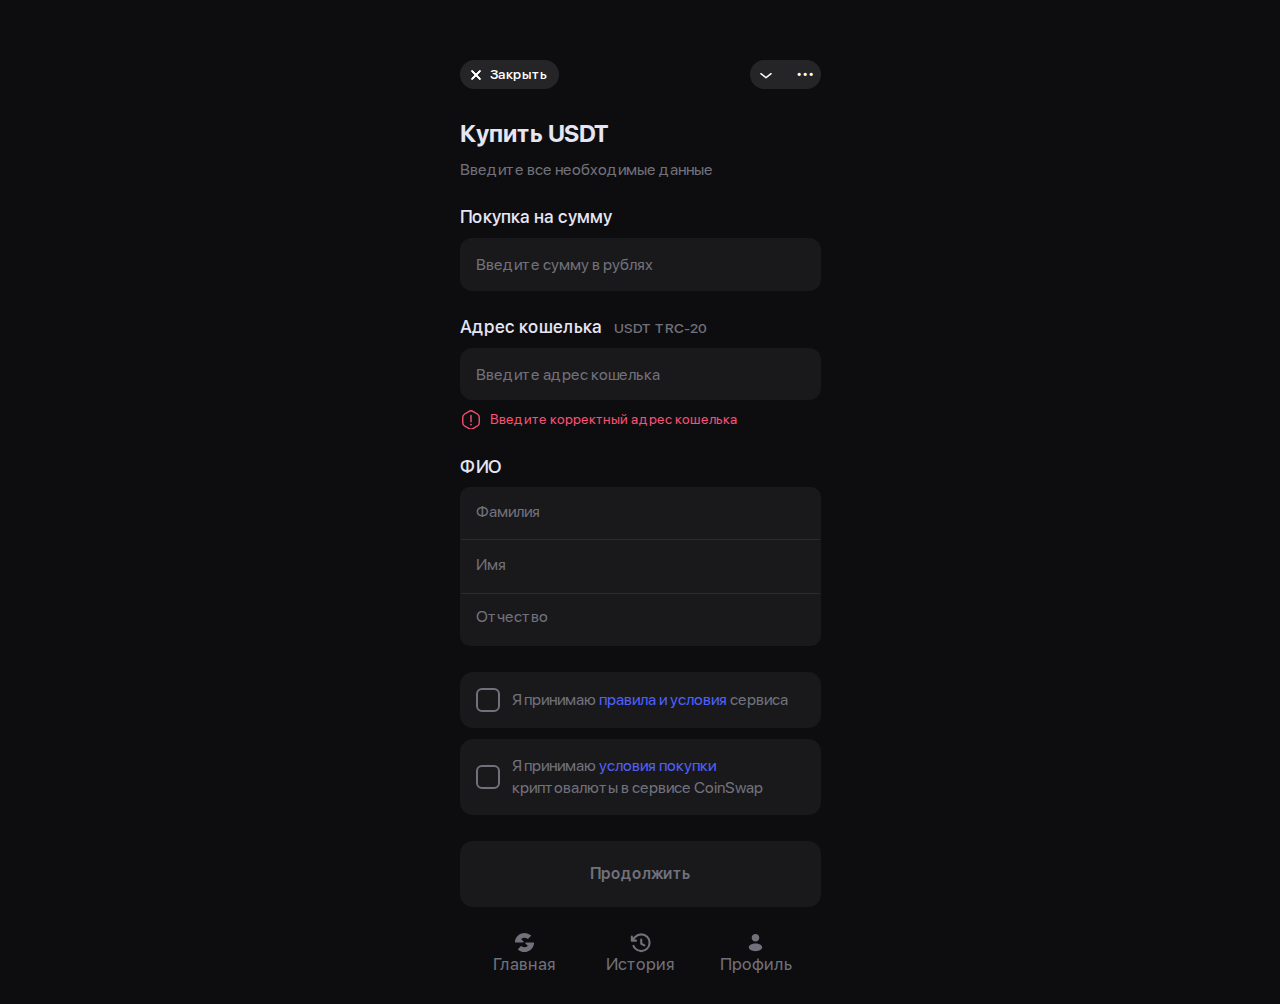
<file: start1-sell/index.html>
<!DOCTYPE html>
<html lang="ru">
  <head>
    <meta charset="UTF-8">
    <meta name="viewport" content="width=device-width, initial-scale=1.0">
    <title>start1-покупка</title>
    <link rel="stylesheet" href="style/style.css">
  </head>

  <body>
      <header class="header">
        <div class="container">
          <div class="header__block">
            <button class="button-reset header__button header__button-left">
              Закрыть
            </button>

            <button class="button-reset header__button header__button-right">
              <span class="header__span">...</span>
            </button>
          </div>
        </div>
      </header>

      <main>
        <section class="buy">
          <div class="container">
            <div class="buy__block">
              <h2 class="buy__h2">
                Купить USDT
              </h2>

              <p class="buy__text">
                Введите все необходимые данные
              </p>

              <form>
                <div class="buy__form-block">
                  <label class="buy__label">
                      Покупка на сумму
                    <input class="buy__input" placeholder="Введите сумму в рублях" type="text">
                  </label>

                  <label class="buy__label">
                      <p>Адрес кошелька&nbsp;&nbsp;&nbsp;<span class="buy__span">USDT TRC-20</span></p>
                    <input class="buy__input" placeholder="Введите адрес кошелька" type="text">

                    <p class="buy__error-text">
                      Введите корректный адрес кошелька
                    </p>
                  </label>
                </div>


                <div class="buy__bio-form-block">
                  <p class="buy__bio-text">ФИО</p>
                    <label class="buy__bio-label">
                      <span class="buy__bio-span">фамилия</span>
                      <input class="buy__input buy__bio-input-top" placeholder="Фамилия" type="text">
                    </label>

                    <label class="buy__bio-label">
                      <span class="buy__bio-span">имя</span>
                      <input class="buy__input buy__bio-input-center" placeholder="Имя" type="text">
                    </label>

                    <label class="buy__bio-label">
                      <span class="buy__bio-span">отчество</span>
                      <input class="buy__input buy__bio-input-bottom" placeholder="Отчество" type="text">
                    </label>
                </div>

                <label class="buy__custom-checkbox">
                    <input class="buy__custom-checkbox-input" type="checkbox">

                    <span class="buy__custom-checkbox-checkmark"></span>

                    <p class="buy__checkbox-text">
                      Я принимаю
                        <a class="buy__checkbox-link" href="#">
                          правила и условия
                        </a>
                        сервиса
                    </p>
                  </label>

                <label class="buy__custom-checkbox">
                  <input class="buy__custom-checkbox-input" type="checkbox">

                  <span class="buy__custom-checkbox-checkmark"></span>

                  <p class="buy__checkbox-text">
                    Я принимаю
                      <a class="buy__checkbox-link" href="#">
                        условия покупки
                      </a>
                    криптовалюты в сервисе CoinSwap
                  </p>
                </label>

                <button class="buy__form-button button-reset" type="button">
                  Продолжить
                </button>
              </form>
            </div>
          </div>
        </section>
      </main>

      <footer>
        <div class="container">
          <div class="footer__block">
            <ul class="list-reset footer__list">
              <li class="footer__item">
                <svg class="footer__svg-logo" width="23" height="23" viewBox="0 0 48 48" fill="none" xmlns="http://www.w3.org/2000/svg">
                <path d="M24.0621 44C18.9433 44 14.2743 42.0704 10.7406 38.8977C10.2891 38.4923 10.2911 37.7944 10.7198 37.365L16.2245 31.8509C16.6543 31.4204 17.3484 31.4259 17.8226 31.8067C19.5318 33.1791 21.7013 34 24.0621 34C26.4243 34 28.595 33.1782 30.3045 31.8044C30.7775 31.4243 30.7741 30.7234 30.3454 30.2939L25.9361 25.8771C25.244 25.1839 25.735 24 26.7145 24H42.9282C43.5357 24 44.0313 24.4933 43.9985 25.0999C43.4285 35.6341 34.7207 44 24.0621 44Z" />
                <path d="M23.9379 4C29.0568 4 33.7258 5.92961 37.2594 9.10228C37.7109 9.50766 37.709 10.2056 37.2803 10.635L31.7755 16.1491C31.3458 16.5796 30.6517 16.5741 30.1774 16.1933C28.4683 14.8209 26.2988 14 23.9379 14C21.5757 14 19.4051 14.8218 17.6955 16.1956C17.2226 16.5757 17.226 17.2766 17.6547 17.7061L22.064 22.1229C22.756 22.8161 22.2651 24 21.2855 24H5.07186C4.46435 24 3.96872 23.5067 4.00154 22.9001C4.57154 12.3659 13.2794 4.00001 23.9379 4Z" />
                </svg>

                <p class="footer__text-item">Главная</p>
              </li>

              <li class="footer__item">
                <svg class="footer__svg-history" width="23" height="23" viewBox="0 0 48 48" fill="none" xmlns="http://www.w3.org/2000/svg">
                <path d="M5.96875 20.1104H14.656M5.96875 20.1104V11.3892M5.96875 20.1104L13.2239 12.1374C20.0356 5.32563 31.0796 5.32563 37.8914 12.1374C44.7029 18.9491 44.7029 29.9931 37.8914 36.8049C31.0796 43.6164 20.0356 43.6164 13.2239 36.8049C11.5148 35.0957 10.2345 33.1202 9.38308 31.012M25.5576 17.9301V26.6514L32.0985 29.9218"  stroke-width="4.36063" stroke-linecap="round" stroke-linejoin="round"/>
                </svg>

                <p class="footer__text-item">История</p>
              </li>

              <li class="footer__item">
                  <svg class="footer__svg-profil" width="23" height="23" viewBox="0 0 48 48" fill="none" xmlns="http://www.w3.org/2000/svg">
                  <path d="M24 26C31.732 26 38 29.5817 38 34C38 38.4183 31.732 42 24 42C16.2681 41.9999 10 38.4182 10 34C10 29.5818 16.2681 26.0001 24 26ZM24 6C28.4183 6 32 9.58172 32 14C32 18.4183 28.4183 22 24 22C19.5818 21.9999 16 18.4182 16 14C16 9.5818 19.5818 6.00013 24 6Z"/>
                  </svg>

                  <p class="footer__text-item">Профиль</p>
              </li>
            </ul>
          </div>
        </div>
      </footer>
  </body>
</html>
</file>
<file: style/style.css>
@charset "UTF-8";
*,
*::before,
*::after {
  box-sizing: inherit;
}

img {
  max-width: 100%;
}

a {
  color: inherit;
  text-decoration: none;
}

.list-reset {
  margin: 0;
  padding: 0;
  list-style: none;
}

.button-reset {
  padding: 0;
  border: none;
  background-color: transparent;
  cursor: pointer;
}

h1, h2, h3, h4, h5, h6, p {
  margin: 0;
}

picture {
  display: block;
  line-height: 0;
  font-size: 0;
}

* {
  box-sizing: border-box;
}

p {
  margin: 0;
}

/*! normalize.css v8.0.1 | MIT License | github.com/necolas/normalize.css */
/* Document
   ========================================================================== */
/**
 * 1. Correct the line height in all browsers.
 * 2. Prevent adjustments of font size after orientation changes in iOS.
 */
html {
  line-height: 1.15; /* 1 */
  -webkit-text-size-adjust: 100%; /* 2 */
}

/* Sections
   ========================================================================== */
/**
 * Remove the margin in all browsers.
 */
body {
  margin: 0;
}

/**
 * Render the `main` element consistently in IE.
 */
main {
  display: block;
}

/**
 * Correct the font size and margin on `h1` elements within `section` and
 * `article` contexts in Chrome, Firefox, and Safari.
 */
h1 {
  font-size: 2em;
  margin: 0.67em 0;
}

/* Grouping content
   ========================================================================== */
/**
 * 1. Add the correct box sizing in Firefox.
 * 2. Show the overflow in Edge and IE.
 */
hr {
  box-sizing: content-box; /* 1 */
  height: 0; /* 1 */
  overflow: visible; /* 2 */
}

/**
 * 1. Correct the inheritance and scaling of font size in all browsers.
 * 2. Correct the odd `em` font sizing in all browsers.
 */
pre {
  font-family: monospace, monospace; /* 1 */
  font-size: 1em; /* 2 */
}

/* Text-level semantics
   ========================================================================== */
/**
 * Remove the gray background on active links in IE 10.
 */
a {
  background-color: transparent;
}

/**
 * 1. Remove the bottom border in Chrome 57-
 * 2. Add the correct text decoration in Chrome, Edge, IE, Opera, and Safari.
 */
abbr[title] {
  border-bottom: none; /* 1 */
  text-decoration: underline; /* 2 */
  -webkit-text-decoration: underline dotted;
          text-decoration: underline dotted; /* 2 */
}

/**
 * Add the correct font weight in Chrome, Edge, and Safari.
 */
b,
strong {
  font-weight: bolder;
}

/**
 * 1. Correct the inheritance and scaling of font size in all browsers.
 * 2. Correct the odd `em` font sizing in all browsers.
 */
code,
kbd,
samp {
  font-family: monospace, monospace; /* 1 */
  font-size: 1em; /* 2 */
}

/**
 * Add the correct font size in all browsers.
 */
small {
  font-size: 80%;
}

/**
 * Prevent `sub` and `sup` elements from affecting the line height in
 * all browsers.
 */
sub,
sup {
  font-size: 75%;
  line-height: 0;
  position: relative;
  vertical-align: baseline;
}

sub {
  bottom: -0.25em;
}

sup {
  top: -0.5em;
}

/* Embedded content
   ========================================================================== */
/**
 * Remove the border on images inside links in IE 10.
 */
img {
  border-style: none;
}

/* Forms
   ========================================================================== */
/**
 * 1. Change the font styles in all browsers.
 * 2. Remove the margin in Firefox and Safari.
 */
button,
input,
optgroup,
select,
textarea {
  font-family: inherit; /* 1 */
  font-size: 100%; /* 1 */
  line-height: 1.15; /* 1 */
  margin: 0; /* 2 */
}

/**
 * Show the overflow in IE.
 * 1. Show the overflow in Edge.
 */
button,
input { /* 1 */
  overflow: visible;
}

/**
 * Remove the inheritance of text transform in Edge, Firefox, and IE.
 * 1. Remove the inheritance of text transform in Firefox.
 */
button,
select { /* 1 */
  text-transform: none;
}

/**
 * Correct the inability to style clickable types in iOS and Safari.
 */
button,
[type=button],
[type=reset],
[type=submit] {
  -webkit-appearance: button;
  -moz-appearance: button;
       appearance: button;
  /* 1 */
  background-color: transparent;
  /* 2 */
  background-image: none;
  /* 2 */
}

/**
 * Remove the inner border and padding in Firefox.
 */
button::-moz-focus-inner,
[type=button]::-moz-focus-inner,
[type=reset]::-moz-focus-inner,
[type=submit]::-moz-focus-inner {
  border-style: none;
  padding: 0;
}

/**
 * Restore the focus styles unset by the previous rule.
 */
button:-moz-focusring,
[type=button]:-moz-focusring,
[type=reset]:-moz-focusring,
[type=submit]:-moz-focusring {
  outline: 1px dotted ButtonText;
}

/**
 * Correct the padding in Firefox.
 */
fieldset {
  padding: 0.35em 0.75em 0.625em;
}

/**
 * 1. Correct the text wrapping in Edge and IE.
 * 2. Correct the color inheritance from `fieldset` elements in IE.
 * 3. Remove the padding so developers are not caught out when they zero out
 *    `fieldset` elements in all browsers.
 */
legend {
  box-sizing: border-box; /* 1 */
  color: inherit; /* 2 */
  display: table; /* 1 */
  max-width: 100%; /* 1 */
  padding: 0; /* 3 */
  white-space: normal; /* 1 */
}

/**
 * Add the correct vertical alignment in Chrome, Firefox, and Opera.
 */
progress {
  vertical-align: baseline;
}

/**
 * Remove the default vertical scrollbar in IE 10+.
 */
textarea {
  overflow: auto;
}

/**
 * 1. Add the correct box sizing in IE 10.
 * 2. Remove the padding in IE 10.
 */
[type=checkbox],
[type=radio] {
  box-sizing: border-box; /* 1 */
  padding: 0; /* 2 */
}

/**
 * Correct the cursor style of increment and decrement buttons in Chrome.
 */
[type=number]::-webkit-inner-spin-button,
[type=number]::-webkit-outer-spin-button {
  height: auto;
}

/**
 * 1. Correct the odd appearance in Chrome and Safari.
 * 2. Correct the outline style in Safari.
 */
[type=search] {
  -webkit-appearance: textfield; /* 1 */
  -moz-appearance: button;
       appearance: button;
  /* 1 */
  background-color: transparent;
  /* 2 */
  background-image: none;
  /* 2 */
  outline-offset: -2px; /* 2 */
}

/**
 * Remove the inner padding in Chrome and Safari on macOS.
 */
[type=search]::-webkit-search-decoration {
  -webkit-appearance: none;
}

/**
 * 1. Correct the inability to style clickable types in iOS and Safari.
 * 2. Change font properties to `inherit` in Safari.
 */
::-webkit-file-upload-button {
  -webkit-appearance: button; /* 1 */
  font: inherit; /* 2 */
}

/* Interactive
   ========================================================================== */
/*
 * Add the correct display in Edge, IE 10+, and Firefox.
 */
details {
  display: block;
}

/*
 * Add the correct display in all browsers.
 */
summary {
  display: list-item;
}

/* Misc
   ========================================================================== */
/**
 * Add the correct display in IE 10+.
 */
template {
  display: none;
}

/**
 * Add the correct display in IE 10.
 */
[hidden] {
  display: none;
}

@font-face {
  font-family: "SF Pro Display";
  src: local("SF Pro Display-Regular"), url("../fonts/SF-Pro-Display-Regular.woff2") format("woff2"), url("../fonts/SF-Pro-Display-Regular.woff") format("woff");
  font-weight: 400;
  font-style: normal;
  font-display: swap;
}
@font-face {
  font-family: "SF Pro Display";
  src: local("SF Pro Display-Medium"), url("../fonts/SF-Pro-Display-Medium.woff2") format("woff2"), url("../fonts/SF-Pro-Display-Medium.woff") format("woff");
  font-weight: 500;
  font-style: normal;
  font-display: swap;
}
@font-face {
  font-family: "SF Pro Display";
  src: local("SF Pro Display-Semi-bold"), url("../fonts/SF-Pro-Display-Semibold.woff2") format("woff2"), url("../fonts/SF-Pro-Display-Semibold.woff") format("woff");
  font-weight: 600;
  font-style: normal;
  font-display: swap;
}
@font-face {
  font-family: "SF Pro Display";
  src: local("SF Pro Display-Bold"), url("../fonts/SF-Pro-Display-Bold.woff2") format("woff2"), url("../fonts/SF-Pro-Display-Bold.woff") format("woff");
  font-weight: 700;
  font-style: normal;
  font-display: swap;
}
.container {
  width: 100%;
  margin: 0 auto;
  padding-left: 16px;
  padding-right: 16px;
  max-width: 393px;
}

.header__block {
  padding-top: 60px;
  padding-bottom: 30px;
  display: flex;
  justify-content: space-between;
}

.header__button {
  border-radius: 31.85px;
  background-color: rgba(255, 255, 255, 0.1019607843);
  font-size: 14px;
  font-weight: 500;
  line-height: 21px;
  color: #fff;
}

.header__button-left {
  padding: 4px;
  padding-left: 30px;
  padding-right: 12px;
  background-image: url("../img/крестик.svg");
  background-repeat: no-repeat;
  background-position: top 5px left 6px;
  background-size: 20px;
}

.header__button-right {
  display: flex;
  align-items: center;
  padding: 4px;
  padding-right: 7px;
  padding-left: 46px;
  height: 29px;
  padding-bottom: 17.4px;
  background-image: url("../img/галочка-вниз.svg");
  background-repeat: no-repeat;
  background-position: top 5px left 6px;
  background-size: 20px;
}

.header__span {
  font-size: 24px;
}

.logo-section {
  position: relative;
}

.logo-section__block {
  padding-top: 28px;
  padding-bottom: 25px;
  display: flex;
  justify-content: center;
}

.logo-section::before {
  position: absolute;
  content: "";
  top: -118px;
  bottom: -161px;
  right: 0;
  left: 0;
  background-image: url("../img/Main(1).png");
  background-repeat: no-repeat;
  background-size: cover;
  background-position: top;
  z-index: -1;
}

.exchange__block {
  padding-top: 24px;
  padding-bottom: 25px;
}

.exchange__h2 {
  margin-bottom: 8px;
  text-align: center;
  font-size: 24px;
  font-weight: 700;
  line-height: 30px;
  color: #E5E5F3;
}

.exchange__text {
  text-align: center;
  font-size: 16px;
  font-weight: 400;
  line-height: 22px;
  color: #71717B;
}

.exchange__text-block {
  padding: 0 16px;
  margin-bottom: 24px;
}

.exchange__button {
  width: 49%;
  padding-top: 44px;
  padding-bottom: 12px;
  border-radius: 12px;
  background-color: #19191C;
  font-size: 16px;
  font-weight: 500;
  line-height: 22px;
  color: #E5E5F3;
}

.exchange__button-arrow-1 {
  background-image: url("../img/стрелка-вниз.svg");
  background-repeat: no-repeat;
  background-size: 29px;
  background-position: top 11px center;
}

.exchange__button-arrow-2 {
  background-image: url("../img/стрелка-вверх.svg");
  background-repeat: no-repeat;
  background-size: 29px;
  background-position: top 11px center;
}

.exchange__button-block {
  display: flex;
  justify-content: space-between;
  gap: 10px;
}

.curs__block {
  padding-top: 10px;
  padding-bottom: 20px;
}

.curs__h2 {
  margin-bottom: 13px;
  font-size: 20px;
  font-weight: 600;
  line-height: 26px;
  color: #E5E5F3;
}

.curs__list {
  display: flex;
  justify-content: space-between;
  border-radius: 12px;
  padding: 16px 16px 17px 16px;
  background-color: #19191C;
}

.curs_h3 {
  margin-bottom: 3px;
  font-size: 14px;
  font-weight: 400;
  line-height: 20px;
  color: #71717B;
}

.curs__text {
  font-size: 16px;
  font-weight: 500;
  line-height: 22px;
  color: #E5E5F3;
}

.curs__span {
  background-image: url("../img/₽.svg");
  background-repeat: no-repeat;
  background-position: top 3px right 0;
  padding-right: 16px;
  font-size: 16px;
  font-weight: 500;
  line-height: 22px;
  color: #E5E5F3;
}

.curs__list-item {
  display: flex;
  width: 42%;
  justify-content: space-between;
}

.curs__item {
  width: 58px;
}

.bid__block {
  padding-top: 15px;
  padding-bottom: 25px;
}

.bid__h2 {
  margin-bottom: 12px;
  font-size: 20px;
  font-weight: 600;
  line-height: 26px;
  color: #E5E5F3;
}

.bid__list {
  display: flex;
  flex-direction: column;
  gap: 11px;
}

.bid__item {
  position: relative;
  padding-bottom: 12px;
  padding-top: 16px;
  padding-left: 15px;
  padding-right: 15px;
  background-color: #19191C;
  border-radius: 10px;
}

.bid__item-image-1 {
  background-image: url("../img/T.svg");
  background-repeat: no-repeat;
  background-size: 54px;
  background-position: top 9px right 16px;
}

.bid__item-image-2 {
  background-image: url("../img/T-2.svg");
  background-repeat: no-repeat;
  background-size: 54px;
  background-position: top 9px right 16px;
}

.bid__item::before {
  content: "";
  position: absolute;
  right: 0;
  left: 0;
  background-color: rgba(101, 101, 139, 0.2509803922);
  top: 79px;
  height: 1px;
}

.bid__text {
  display: flex;
  justify-content: space-between;
  width: 64%;
  margin-bottom: 5px;
  font-size: 16px;
  font-weight: 500;
  line-height: 22px;
  color: #E5E5F3;
}

.bid__span-text {
  border-radius: 5px;
  padding: 1px 4px;
  border: 1px solid #E5E5F3;
  font-size: 12px;
  font-weight: 400;
  line-height: 18px;
  color: #E5E5F3;
}

.bid__span-ellips {
  display: inline-block;
  width: 10px;
  height: 10px;
  background-repeat: no-repeat;
  background-position: center;
  background-image: url("../img/точка.svg");
}

.bid__span-price {
  margin-bottom: 31px;
  padding-right: 12px;
  background-image: url("../img/₽.svg");
  background-repeat: no-repeat;
  background-position: top 2px right 4px;
  background-size: 10px;
}

.bid__text-price {
  margin-bottom: 32px;
  font-size: 14px;
  font-weight: 400;
  line-height: 20px;
  color: #71717B;
}

.bid__span-text-number {
  display: flex;
  justify-content: space-between;
  margin-bottom: 4px;
  font-size: 14px;
  font-weight: 400;
  line-height: 20px;
  color: #71717B;
}

.bid__span-number {
  padding-right: 25px;
  font-size: 14px;
  font-weight: 400;
  line-height: 20px;
  color: #E5E5F3;
  background-image: url("../img/копировка.svg");
  background-repeat: no-repeat;
  background-position: top 1px right 2px;
}

.bid__span-date {
  font-size: 14px;
  font-weight: 400;
  line-height: 20px;
  color: #E5E5F3;
}

.information__block {
  padding-top: 11px;
}

.information__h2 {
  margin-bottom: 12px;
  font-size: 20px;
  font-weight: 600;
  line-height: 26px;
  color: #E5E5F3;
}

.information__list {
  border-radius: 12px;
  background-color: #19191C;
}

.information__item {
  padding: 15px 13% 17px 13%;
  font-size: 16px;
  font-weight: 400;
  line-height: 22px;
  color: #E5E5F3;
}

.information__item:not(:last-child) {
  border-bottom: 1px solid rgba(101, 101, 139, 0.2509803922);
}

.information__item-adress {
  background-image: url(../img/📍.png);
  background-repeat: no-repeat;
  background-position: left 16px top 15px;
}

.information__item-call {
  background-image: url(../img/👨🏻_💻.png);
  background-repeat: no-repeat;
  background-position: left 16px top 15px;
}

.information__item-politic {
  background-image: url(../img/🔍.png);
  background-repeat: no-repeat;
  background-position: left 16px top 15px;
}

.information__item-execution {
  background-image: url(../img/💼.png);
  background-repeat: no-repeat;
  background-position: left 16px top 15px;
}

.information__item-risk {
  background-image: url(../img/📄.png);
  background-repeat: no-repeat;
  background-position: left 16px top 15px;
}

.information__item-confidentiality {
  background-image: url(../img/🔐.png);
  background-repeat: no-repeat;
  background-position: left 16px top 15px;
}

.footer__block {
  padding-top: 24px;
  padding-left: 10%;
  padding-right: 10%;
  padding-bottom: 22px;
}

.footer__list {
  display: flex;
  justify-content: space-between;
}

.footer__item {
  display: flex;
  flex-direction: column;
  width: 20%;
  align-items: center;
}

.footer__text-item {
  font-size: 17.4px;
  font-weight: 400;
  line-height: 20px;
  color: #71717B;
}

body {
  min-width: 320px;
  background-color: #0D0D0F;
  font-family: "SF Pro Display", serif;
}/*# sourceMappingURL=style.css.map */
</file>
<file: start1-answer/style/style.css>
@charset "UTF-8";
*,
*::before,
*::after {
  box-sizing: inherit;
}

img {
  max-width: 100%;
}

a {
  color: inherit;
  text-decoration: none;
}

.list-reset {
  margin: 0;
  padding: 0;
  list-style: none;
}

.button-reset {
  padding: 0;
  border: none;
  background-color: transparent;
  cursor: pointer;
}

h1, h2, h3, h4, h5, h6, p {
  margin: 0;
}

picture {
  display: block;
  line-height: 0;
  font-size: 0;
}

* {
  box-sizing: border-box;
}

p {
  margin: 0;
}

/*! normalize.css v8.0.1 | MIT License | github.com/necolas/normalize.css */
/* Document
   ========================================================================== */
/**
 * 1. Correct the line height in all browsers.
 * 2. Prevent adjustments of font size after orientation changes in iOS.
 */
html {
  line-height: 1.15; /* 1 */
  -webkit-text-size-adjust: 100%; /* 2 */
}

/* Sections
   ========================================================================== */
/**
 * Remove the margin in all browsers.
 */
body {
  margin: 0;
}

/**
 * Render the `main` element consistently in IE.
 */
main {
  display: block;
}

/**
 * Correct the font size and margin on `h1` elements within `section` and
 * `article` contexts in Chrome, Firefox, and Safari.
 */
h1 {
  font-size: 2em;
  margin: 0.67em 0;
}

/* Grouping content
   ========================================================================== */
/**
 * 1. Add the correct box sizing in Firefox.
 * 2. Show the overflow in Edge and IE.
 */
hr {
  box-sizing: content-box; /* 1 */
  height: 0; /* 1 */
  overflow: visible; /* 2 */
}

/**
 * 1. Correct the inheritance and scaling of font size in all browsers.
 * 2. Correct the odd `em` font sizing in all browsers.
 */
pre {
  font-family: monospace, monospace; /* 1 */
  font-size: 1em; /* 2 */
}

/* Text-level semantics
   ========================================================================== */
/**
 * Remove the gray background on active links in IE 10.
 */
a {
  background-color: transparent;
}

/**
 * 1. Remove the bottom border in Chrome 57-
 * 2. Add the correct text decoration in Chrome, Edge, IE, Opera, and Safari.
 */
abbr[title] {
  border-bottom: none; /* 1 */
  text-decoration: underline; /* 2 */
  -webkit-text-decoration: underline dotted;
          text-decoration: underline dotted; /* 2 */
}

/**
 * Add the correct font weight in Chrome, Edge, and Safari.
 */
b,
strong {
  font-weight: bolder;
}

/**
 * 1. Correct the inheritance and scaling of font size in all browsers.
 * 2. Correct the odd `em` font sizing in all browsers.
 */
code,
kbd,
samp {
  font-family: monospace, monospace; /* 1 */
  font-size: 1em; /* 2 */
}

/**
 * Add the correct font size in all browsers.
 */
small {
  font-size: 80%;
}

/**
 * Prevent `sub` and `sup` elements from affecting the line height in
 * all browsers.
 */
sub,
sup {
  font-size: 75%;
  line-height: 0;
  position: relative;
  vertical-align: baseline;
}

sub {
  bottom: -0.25em;
}

sup {
  top: -0.5em;
}

/* Embedded content
   ========================================================================== */
/**
 * Remove the border on images inside links in IE 10.
 */
img {
  border-style: none;
}

/* Forms
   ========================================================================== */
/**
 * 1. Change the font styles in all browsers.
 * 2. Remove the margin in Firefox and Safari.
 */
button,
input,
optgroup,
select,
textarea {
  font-family: inherit; /* 1 */
  font-size: 100%; /* 1 */
  line-height: 1.15; /* 1 */
  margin: 0; /* 2 */
}

/**
 * Show the overflow in IE.
 * 1. Show the overflow in Edge.
 */
button,
input { /* 1 */
  overflow: visible;
}

/**
 * Remove the inheritance of text transform in Edge, Firefox, and IE.
 * 1. Remove the inheritance of text transform in Firefox.
 */
button,
select { /* 1 */
  text-transform: none;
}

/**
 * Correct the inability to style clickable types in iOS and Safari.
 */
button,
[type=button],
[type=reset],
[type=submit] {
  -webkit-appearance: button;
  -moz-appearance: button;
       appearance: button;
  /* 1 */
  background-color: transparent;
  /* 2 */
  background-image: none;
  /* 2 */
}

/**
 * Remove the inner border and padding in Firefox.
 */
button::-moz-focus-inner,
[type=button]::-moz-focus-inner,
[type=reset]::-moz-focus-inner,
[type=submit]::-moz-focus-inner {
  border-style: none;
  padding: 0;
}

/**
 * Restore the focus styles unset by the previous rule.
 */
button:-moz-focusring,
[type=button]:-moz-focusring,
[type=reset]:-moz-focusring,
[type=submit]:-moz-focusring {
  outline: 1px dotted ButtonText;
}

/**
 * Correct the padding in Firefox.
 */
fieldset {
  padding: 0.35em 0.75em 0.625em;
}

/**
 * 1. Correct the text wrapping in Edge and IE.
 * 2. Correct the color inheritance from `fieldset` elements in IE.
 * 3. Remove the padding so developers are not caught out when they zero out
 *    `fieldset` elements in all browsers.
 */
legend {
  box-sizing: border-box; /* 1 */
  color: inherit; /* 2 */
  display: table; /* 1 */
  max-width: 100%; /* 1 */
  padding: 0; /* 3 */
  white-space: normal; /* 1 */
}

/**
 * Add the correct vertical alignment in Chrome, Firefox, and Opera.
 */
progress {
  vertical-align: baseline;
}

/**
 * Remove the default vertical scrollbar in IE 10+.
 */
textarea {
  overflow: auto;
}

/**
 * 1. Add the correct box sizing in IE 10.
 * 2. Remove the padding in IE 10.
 */
[type=checkbox],
[type=radio] {
  box-sizing: border-box; /* 1 */
  padding: 0; /* 2 */
}

/**
 * Correct the cursor style of increment and decrement buttons in Chrome.
 */
[type=number]::-webkit-inner-spin-button,
[type=number]::-webkit-outer-spin-button {
  height: auto;
}

/**
 * 1. Correct the odd appearance in Chrome and Safari.
 * 2. Correct the outline style in Safari.
 */
[type=search] {
  -webkit-appearance: textfield; /* 1 */
  -moz-appearance: button;
       appearance: button;
  /* 1 */
  background-color: transparent;
  /* 2 */
  background-image: none;
  /* 2 */
  outline-offset: -2px; /* 2 */
}

/**
 * Remove the inner padding in Chrome and Safari on macOS.
 */
[type=search]::-webkit-search-decoration {
  -webkit-appearance: none;
}

/**
 * 1. Correct the inability to style clickable types in iOS and Safari.
 * 2. Change font properties to `inherit` in Safari.
 */
::-webkit-file-upload-button {
  -webkit-appearance: button; /* 1 */
  font: inherit; /* 2 */
}

/* Interactive
   ========================================================================== */
/*
 * Add the correct display in Edge, IE 10+, and Firefox.
 */
details {
  display: block;
}

/*
 * Add the correct display in all browsers.
 */
summary {
  display: list-item;
}

/* Misc
   ========================================================================== */
/**
 * Add the correct display in IE 10+.
 */
template {
  display: none;
}

/**
 * Add the correct display in IE 10.
 */
[hidden] {
  display: none;
}

@font-face {
  font-family: "SF Pro Display";
  src: local("SF Pro Display-Regular"), url("../fonts/SF-Pro-Display-Regular.woff2") format("woff2"), url("../fonts/SF-Pro-Display-Regular.woff") format("woff");
  font-weight: 400;
  font-style: normal;
  font-display: swap;
}
@font-face {
  font-family: "SF Pro Display";
  src: local("SF Pro Display-Medium"), url("../fonts/SF-Pro-Display-Medium.woff2") format("woff2"), url("../fonts/SF-Pro-Display-Medium.woff") format("woff");
  font-weight: 500;
  font-style: normal;
  font-display: swap;
}
@font-face {
  font-family: "SF Pro Display";
  src: local("SF Pro Display-Semi-bold"), url("../fonts/SF-Pro-Display-Semibold.woff2") format("woff2"), url("../fonts/SF-Pro-Display-Semibold.woff") format("woff");
  font-weight: 600;
  font-style: normal;
  font-display: swap;
}
@font-face {
  font-family: "SF Pro Display";
  src: local("SF Pro Display-Bold"), url("../fonts/SF-Pro-Display-Bold.woff2") format("woff2"), url("../fonts/SF-Pro-Display-Bold.woff") format("woff");
  font-weight: 700;
  font-style: normal;
  font-display: swap;
}
.container {
  width: 100%;
  margin: 0 auto;
  padding-left: 16px;
  padding-right: 16px;
  max-width: 393px;
}

.header__block {
  padding-top: 60px;
  padding-bottom: 16px;
  display: flex;
  justify-content: space-between;
}

.header__button {
  border-radius: 31.85px;
  background-color: rgba(255, 255, 255, 0.1019607843);
  font-size: 14px;
  font-weight: 500;
  line-height: 21px;
  color: #fff;
}

.header__button-left {
  padding: 4px;
  padding-left: 30px;
  padding-right: 12px;
  background-image: url("../img/крестик.svg");
  background-repeat: no-repeat;
  background-position: top 5px left 6px;
  background-size: 20px;
}

.header__button-right {
  display: flex;
  align-items: center;
  padding: 4px;
  padding-right: 7px;
  padding-left: 46px;
  height: 29px;
  padding-bottom: 17.4px;
  background-image: url("../img/галочка-вниз.svg");
  background-repeat: no-repeat;
  background-position: top 5px left 6px;
  background-size: 20px;
}

.header__span {
  font-size: 24px;
}

.request__image-block {
  padding-top: 122px;
  background-image: url("../img/T.svg");
  background-repeat: no-repeat;
  background-position: top 0px left 47%;
  background-size: 109px;
}

.request__text {
  margin-bottom: 9px;
  text-align: center;
  font-size: 32px;
  font-weight: 700;
  line-height: 38px;
  color: #E5E5F3;
}

.request__text-mini {
  margin-bottom: 23px;
  text-align: center;
  font-size: 16px;
  font-weight: 500;
  line-height: 22px;
  color: #71717B;
}

.request__color {
  margin-bottom: 23px;
  border-radius: 14px;
  padding: 16px;
  background-repeat: no-repeat;
  background-position: top 13px right 15px;
  font-weight: 400;
  font-size: 16px;
  line-height: 137%;
  background-size: 25px;
}

.request__color-orange {
  background-image: url("../img/waiting.svg");
  background-color: rgba(251, 148, 79, 0.1019607843);
  color: #FB944F;
}

.request__color-green {
  background-image: url("../img/request-green.svg");
  color: #30AE9B;
  background-color: rgba(48, 174, 155, 0.1019607843);
}

.request__color-red {
  background-image: url("../img/request-red.svg");
  color: #FB4F74;
  background-color: rgba(251, 79, 116, 0.1019607843);
}

.request__list {
  margin-bottom: 27px;
  border-radius: 14px;
  background-color: #19191C;
}

.request__list-item {
  display: flex;
  justify-content: space-between;
  padding: 16px 17px 15px 15px;
  font-size: 16px;
  font-weight: 400;
  line-height: 137%;
  color: #71717B;
}

.request__list-item:not(:last-child) {
  border-bottom: 1px solid rgba(101, 101, 139, 0.2509803922);
}

.request__span {
  font-size: 16px;
  font-weight: 400;
  line-height: 137%;
  color: #E5E5F3;
}

.request__span-image {
  font-size: 16px;
  font-weight: 400;
  line-height: 137%;
  color: #71717B;
}

.application-end__span-image-copy {
  background-image: url("../img/копировка.svg");
  background-repeat: no-repeat;
  padding-right: 20px;
  background-position: top 0 right 0;
}

.application-end__span-image-world {
  background-image: url("../img/web.svg");
  background-repeat: no-repeat;
  padding-right: 20px;
  background-position: top 0 right 0;
  background-size: 19px;
}

.request__text-item {
  display: flex;
  flex-direction: column;
  border-radius: 14px;
  background-color: #19191C;
  padding: 16px 17px 15px 15px;
  font-size: 16px;
  font-weight: 400;
  line-height: 137%;
  color: #71717B;
}

.footer__block {
  padding-top: 24px;
  padding-left: 10%;
  padding-right: 10%;
  padding-bottom: 22px;
}

.footer__list {
  display: flex;
  justify-content: space-between;
}

.footer__item {
  position: relative;
  display: flex;
  flex-direction: column;
  width: 20%;
  align-items: center;
  cursor: pointer;
}

.footer__item::before {
  position: absolute;
  content: "";
  background-image: url("../img/glow.svg");
  background-repeat: no-repeat;
  top: 1px;
  left: -30px;
  bottom: -30px;
  right: -30px;
  background-position: center;
  transition-duration: 0.3s;
  transition-timing-function: ease-in-out;
  opacity: 0;
  background-size: 150px;
}

.footer__item:active::before {
  opacity: 1; /* Появляется при нажатии */
}

.footer__text-item {
  transition-duration: 0.3s;
  transition-timing-function: ease-in-out;
  font-size: 17.4px;
  font-weight: 400;
  line-height: 20px;
  color: #71717B;
}

.footer__item:active .footer__text-item {
  color: #4F60FB;
}

.footer__svg-logo {
  transition-duration: 0.3s;
  transition-timing-function: ease-in-out;
  fill: #71717B;
}

.footer__item:active .footer__svg-logo {
  fill: #4F60FB;
}

.footer__svg-history {
  transition-duration: 0.3s;
  transition-timing-function: ease-in-out;
  stroke: #71717B;
}

.footer__item:active .footer__svg-history {
  stroke: #4F60FB;
}

.footer__svg-profil {
  transition-duration: 0.3s;
  transition-timing-function: ease-in-out;
  fill: #71717B;
}

.footer__item:active .footer__svg-profil {
  fill: #4F60FB;
}

body {
  min-width: 320px;
  background-color: #0D0D0F;
  font-family: "SF Pro Display", serif;
  display: flex;
  flex-direction: column;
  height: 100vh;
  margin: 0;
  padding: 0;
}

main {
  flex-grow: 1;
}/*# sourceMappingURL=style.css.map */
</file>
<file: start1-application/style/style.css>
@charset "UTF-8";
*,
*::before,
*::after {
  box-sizing: inherit;
}

img {
  max-width: 100%;
}

a {
  color: inherit;
  text-decoration: none;
}

.list-reset {
  margin: 0;
  padding: 0;
  list-style: none;
}

.button-reset {
  padding: 0;
  border: none;
  background-color: transparent;
  cursor: pointer;
}

h1, h2, h3, h4, h5, h6, p {
  margin: 0;
}

picture {
  display: block;
  line-height: 0;
  font-size: 0;
}

* {
  box-sizing: border-box;
}

p {
  margin: 0;
}

/*! normalize.css v8.0.1 | MIT License | github.com/necolas/normalize.css */
/* Document
   ========================================================================== */
/**
 * 1. Correct the line height in all browsers.
 * 2. Prevent adjustments of font size after orientation changes in iOS.
 */
html {
  line-height: 1.15; /* 1 */
  -webkit-text-size-adjust: 100%; /* 2 */
}

/* Sections
   ========================================================================== */
/**
 * Remove the margin in all browsers.
 */
body {
  margin: 0;
}

/**
 * Render the `main` element consistently in IE.
 */
main {
  display: block;
}

/**
 * Correct the font size and margin on `h1` elements within `section` and
 * `article` contexts in Chrome, Firefox, and Safari.
 */
h1 {
  font-size: 2em;
  margin: 0.67em 0;
}

/* Grouping content
   ========================================================================== */
/**
 * 1. Add the correct box sizing in Firefox.
 * 2. Show the overflow in Edge and IE.
 */
hr {
  box-sizing: content-box; /* 1 */
  height: 0; /* 1 */
  overflow: visible; /* 2 */
}

/**
 * 1. Correct the inheritance and scaling of font size in all browsers.
 * 2. Correct the odd `em` font sizing in all browsers.
 */
pre {
  font-family: monospace, monospace; /* 1 */
  font-size: 1em; /* 2 */
}

/* Text-level semantics
   ========================================================================== */
/**
 * Remove the gray background on active links in IE 10.
 */
a {
  background-color: transparent;
}

/**
 * 1. Remove the bottom border in Chrome 57-
 * 2. Add the correct text decoration in Chrome, Edge, IE, Opera, and Safari.
 */
abbr[title] {
  border-bottom: none; /* 1 */
  text-decoration: underline; /* 2 */
  -webkit-text-decoration: underline dotted;
          text-decoration: underline dotted; /* 2 */
}

/**
 * Add the correct font weight in Chrome, Edge, and Safari.
 */
b,
strong {
  font-weight: bolder;
}

/**
 * 1. Correct the inheritance and scaling of font size in all browsers.
 * 2. Correct the odd `em` font sizing in all browsers.
 */
code,
kbd,
samp {
  font-family: monospace, monospace; /* 1 */
  font-size: 1em; /* 2 */
}

/**
 * Add the correct font size in all browsers.
 */
small {
  font-size: 80%;
}

/**
 * Prevent `sub` and `sup` elements from affecting the line height in
 * all browsers.
 */
sub,
sup {
  font-size: 75%;
  line-height: 0;
  position: relative;
  vertical-align: baseline;
}

sub {
  bottom: -0.25em;
}

sup {
  top: -0.5em;
}

/* Embedded content
   ========================================================================== */
/**
 * Remove the border on images inside links in IE 10.
 */
img {
  border-style: none;
}

/* Forms
   ========================================================================== */
/**
 * 1. Change the font styles in all browsers.
 * 2. Remove the margin in Firefox and Safari.
 */
button,
input,
optgroup,
select,
textarea {
  font-family: inherit; /* 1 */
  font-size: 100%; /* 1 */
  line-height: 1.15; /* 1 */
  margin: 0; /* 2 */
}

/**
 * Show the overflow in IE.
 * 1. Show the overflow in Edge.
 */
button,
input { /* 1 */
  overflow: visible;
}

/**
 * Remove the inheritance of text transform in Edge, Firefox, and IE.
 * 1. Remove the inheritance of text transform in Firefox.
 */
button,
select { /* 1 */
  text-transform: none;
}

/**
 * Correct the inability to style clickable types in iOS and Safari.
 */
button,
[type=button],
[type=reset],
[type=submit] {
  -webkit-appearance: button;
  -moz-appearance: button;
       appearance: button;
  /* 1 */
  background-color: transparent;
  /* 2 */
  background-image: none;
  /* 2 */
}

/**
 * Remove the inner border and padding in Firefox.
 */
button::-moz-focus-inner,
[type=button]::-moz-focus-inner,
[type=reset]::-moz-focus-inner,
[type=submit]::-moz-focus-inner {
  border-style: none;
  padding: 0;
}

/**
 * Restore the focus styles unset by the previous rule.
 */
button:-moz-focusring,
[type=button]:-moz-focusring,
[type=reset]:-moz-focusring,
[type=submit]:-moz-focusring {
  outline: 1px dotted ButtonText;
}

/**
 * Correct the padding in Firefox.
 */
fieldset {
  padding: 0.35em 0.75em 0.625em;
}

/**
 * 1. Correct the text wrapping in Edge and IE.
 * 2. Correct the color inheritance from `fieldset` elements in IE.
 * 3. Remove the padding so developers are not caught out when they zero out
 *    `fieldset` elements in all browsers.
 */
legend {
  box-sizing: border-box; /* 1 */
  color: inherit; /* 2 */
  display: table; /* 1 */
  max-width: 100%; /* 1 */
  padding: 0; /* 3 */
  white-space: normal; /* 1 */
}

/**
 * Add the correct vertical alignment in Chrome, Firefox, and Opera.
 */
progress {
  vertical-align: baseline;
}

/**
 * Remove the default vertical scrollbar in IE 10+.
 */
textarea {
  overflow: auto;
}

/**
 * 1. Add the correct box sizing in IE 10.
 * 2. Remove the padding in IE 10.
 */
[type=checkbox],
[type=radio] {
  box-sizing: border-box; /* 1 */
  padding: 0; /* 2 */
}

/**
 * Correct the cursor style of increment and decrement buttons in Chrome.
 */
[type=number]::-webkit-inner-spin-button,
[type=number]::-webkit-outer-spin-button {
  height: auto;
}

/**
 * 1. Correct the odd appearance in Chrome and Safari.
 * 2. Correct the outline style in Safari.
 */
[type=search] {
  -webkit-appearance: textfield; /* 1 */
  -moz-appearance: button;
       appearance: button;
  /* 1 */
  background-color: transparent;
  /* 2 */
  background-image: none;
  /* 2 */
  outline-offset: -2px; /* 2 */
}

/**
 * Remove the inner padding in Chrome and Safari on macOS.
 */
[type=search]::-webkit-search-decoration {
  -webkit-appearance: none;
}

/**
 * 1. Correct the inability to style clickable types in iOS and Safari.
 * 2. Change font properties to `inherit` in Safari.
 */
::-webkit-file-upload-button {
  -webkit-appearance: button; /* 1 */
  font: inherit; /* 2 */
}

/* Interactive
   ========================================================================== */
/*
 * Add the correct display in Edge, IE 10+, and Firefox.
 */
details {
  display: block;
}

/*
 * Add the correct display in all browsers.
 */
summary {
  display: list-item;
}

/* Misc
   ========================================================================== */
/**
 * Add the correct display in IE 10+.
 */
template {
  display: none;
}

/**
 * Add the correct display in IE 10.
 */
[hidden] {
  display: none;
}

@font-face {
  font-family: "SF Pro Display";
  src: local("SF Pro Display-Regular"), url("../fonts/SF-Pro-Display-Regular.woff2") format("woff2"), url("../fonts/SF-Pro-Display-Regular.woff") format("woff");
  font-weight: 400;
  font-style: normal;
  font-display: swap;
}
@font-face {
  font-family: "SF Pro Display";
  src: local("SF Pro Display-Medium"), url("../fonts/SF-Pro-Display-Medium.woff2") format("woff2"), url("../fonts/SF-Pro-Display-Medium.woff") format("woff");
  font-weight: 500;
  font-style: normal;
  font-display: swap;
}
@font-face {
  font-family: "SF Pro Display";
  src: local("SF Pro Display-Semi-bold"), url("../fonts/SF-Pro-Display-Semibold.woff2") format("woff2"), url("../fonts/SF-Pro-Display-Semibold.woff") format("woff");
  font-weight: 600;
  font-style: normal;
  font-display: swap;
}
@font-face {
  font-family: "SF Pro Display";
  src: local("SF Pro Display-Bold"), url("../fonts/SF-Pro-Display-Bold.woff2") format("woff2"), url("../fonts/SF-Pro-Display-Bold.woff") format("woff");
  font-weight: 700;
  font-style: normal;
  font-display: swap;
}
.container {
  width: 100%;
  margin: 0 auto;
  padding-left: 16px;
  padding-right: 16px;
  max-width: 393px;
}

.header__block {
  padding-top: 60px;
  padding-bottom: 30px;
  display: flex;
  justify-content: space-between;
}

.header__button {
  border-radius: 31.85px;
  background-color: rgba(255, 255, 255, 0.1019607843);
  font-size: 14px;
  font-weight: 500;
  line-height: 21px;
  color: #fff;
}

.header__button-left {
  padding: 4px;
  padding-left: 30px;
  padding-right: 12px;
  background-image: url("../img/крестик.svg");
  background-repeat: no-repeat;
  background-position: top 5px left 6px;
  background-size: 20px;
}

.header__button-right {
  display: flex;
  align-items: center;
  padding: 4px;
  padding-right: 7px;
  padding-left: 46px;
  height: 29px;
  padding-bottom: 17.4px;
  background-image: url("../img/галочка-вниз.svg");
  background-repeat: no-repeat;
  background-position: top 5px left 6px;
  background-size: 20px;
}

.header__span {
  font-size: 24px;
}

.application_type__select-block-general {
  display: flex;
  justify-content: space-between;
  gap: 10px;
  margin-bottom: 35px;
}

.application_type__select-block {
  width: 49%;
}

.application_type__h3 {
  margin-bottom: 15px;
  font-size: 20px;
  font-weight: 600;
  line-height: 26px;
  color: #E5E5F3;
}

.application_type__select {
  position: relative;
  padding: 16px;
  border-radius: 11px;
  background-color: #19191C;
}

.application_type__text {
  display: flex;
  justify-content: space-between;
  font-size: 16px;
  font-weight: 400;
  line-height: 22px;
  color: #71717B;
}

.application_type__span {
  display: inline-block;
  width: 15px;
  height: 20px;
  background-image: url("../img/галочка-селект.svg");
  background-repeat: no-repeat;
  background-position: top 7px left 0px;
}

.application_type__h3-list {
  margin-bottom: 12px;
  font-size: 20px;
  font-weight: 600;
  line-height: 26px;
  color: #E5E5F3;
}

.bid__item {
  position: relative;
  padding-bottom: 12px;
  padding-top: 16px;
  padding-left: 15px;
  padding-right: 75px;
  background-color: #19191C;
  border-radius: 10px;
}

.bid__text {
  margin-bottom: 5px;
  font-size: 16px;
  font-weight: 500;
  line-height: 22px;
  color: #E5E5F3;
}

.bid__span-text {
  border-radius: 5px;
  padding: 1px 4px;
  border: 1px solid #71717B;
  font-size: 12px;
  font-weight: 400;
  line-height: 18px;
  color: #71717B;
}

.bid__span-ellips {
  display: inline-block;
  width: 10px;
  height: 10px;
  background-repeat: no-repeat;
  background-position: center;
  background-image: url("../img/точка.svg");
}

.bid__span-price {
  margin-bottom: 31px;
  padding-right: 12px;
  background-image: url("../img/₽.svg");
  background-repeat: no-repeat;
  background-position: top 2px right 4px;
  background-size: 10px;
}

.bid__text-price {
  margin-bottom: 3px;
  font-size: 14px;
  font-weight: 400;
  line-height: 20px;
  color: #71717B;
}

.bid__item-image-1 {
  background-image: url("../img/T.svg");
  background-repeat: no-repeat;
  background-size: 54px;
  background-position: top 9px right 16px;
}

.bid__item-image-2 {
  background-image: url("../img/T-2.svg");
  background-repeat: no-repeat;
  background-size: 54px;
  background-position: top 9px right 16px;
}

.bid__item-image-3 {
  background-image: url("../img/одобрено.svg");
  background-repeat: no-repeat;
  background-size: 54px;
  background-position: top 9px right 16px;
}

.bid__item-image-4 {
  background-image: url("../img/отмена.svg");
  background-repeat: no-repeat;
  background-size: 54px;
  background-position: top 9px right 16px;
}

.application_type__span-text-grey {
  color: #71717B;
}

.application_type__span-text-green {
  color: #30AE9B;
}

.application_type__span-text-red {
  color: #FB4F74;
}

.application_type__list-applications {
  display: flex;
  flex-direction: column;
  gap: 13px;
}

.application_type__usdt {
  display: inline-block;
  margin-right: 6px;
}

.application_type__list-general {
  display: flex;
  flex-direction: column;
  gap: 34px;
}

.application_type__select-list {
  position: absolute;
  border-radius: 13px;
  background-color: #19191C;
  z-index: 3;
}

.application_type__select-item {
  display: flex;
  padding: 15px;
  gap: 8px;
  align-items: center;
  font-size: 16px;
  font-weight: 400;
  line-height: 22px;
  color: #71717B;
  transition-duration: 0.2s;
  transition-timing-function: ease-in-out;
}

.application_type__select-item:not(:last-child) {
  border-bottom: 1px solid rgba(101, 101, 139, 0.2509803922);
}

.application_type__slect-svg {
  stroke: #71717B;
  transition-duration: 0.2s;
  transition-timing-function: ease-in-out;
}

.application_type__slect-svg-fill {
  fill: transparent;
  transition-duration: 0.2s;
  transition-timing-function: ease-in-out;
}

.application_type__select-item:active .application_type__slect-svg-fill {
  fill: #4F60FB;
}

.application_type__select-item:active .application_type__slect-svg {
  stroke: #4F60FB;
}

.application_type__select-item:active.application_type__select-item {
  color: #fff;
}

.footer__block {
  padding-top: 24px;
  padding-left: 10%;
  padding-right: 10%;
  padding-bottom: 22px;
}

.footer__list {
  display: flex;
  justify-content: space-between;
}

.footer__item {
  position: relative;
  display: flex;
  flex-direction: column;
  width: 20%;
  align-items: center;
  cursor: pointer;
}

.footer__item::before {
  position: absolute;
  content: "";
  background-image: url("../img/glow.svg");
  background-repeat: no-repeat;
  top: 1px;
  left: -30px;
  bottom: -30px;
  right: -30px;
  background-position: center;
  transition-duration: 0.3s;
  transition-timing-function: ease-in-out;
  opacity: 0;
  background-size: 150px;
}

.footer__item:active::before {
  opacity: 1; /* Появляется при нажатии */
}

.footer__text-item {
  transition-duration: 0.3s;
  transition-timing-function: ease-in-out;
  font-size: 17.4px;
  font-weight: 400;
  line-height: 20px;
  color: #71717B;
}

.footer__item:active .footer__text-item {
  color: #4F60FB;
}

.footer__svg-logo {
  transition-duration: 0.3s;
  transition-timing-function: ease-in-out;
  fill: #71717B;
}

.footer__item:active .footer__svg-logo {
  fill: #4F60FB;
}

.footer__svg-history {
  transition-duration: 0.3s;
  transition-timing-function: ease-in-out;
  stroke: #71717B;
}

.footer__item:active .footer__svg-history {
  stroke: #4F60FB;
}

.footer__svg-profil {
  transition-duration: 0.3s;
  transition-timing-function: ease-in-out;
  fill: #71717B;
}

.footer__item:active .footer__svg-profil {
  fill: #4F60FB;
}

body {
  min-width: 320px;
  background-color: #0D0D0F;
  font-family: "SF Pro Display", serif;
  display: flex;
  flex-direction: column;
  height: 100vh;
  margin: 0;
  padding: 0;
}

main {
  flex-grow: 1;
}/*# sourceMappingURL=style.css.map */
</file>
<file: start1-blank-screen/style/style.css>
@charset "UTF-8";
*,
*::before,
*::after {
  box-sizing: inherit;
}

img {
  max-width: 100%;
}

a {
  color: inherit;
  text-decoration: none;
}

.list-reset {
  margin: 0;
  padding: 0;
  list-style: none;
}

.button-reset {
  padding: 0;
  border: none;
  background-color: transparent;
  cursor: pointer;
}

h1, h2, h3, h4, h5, h6, p {
  margin: 0;
}

picture {
  display: block;
  line-height: 0;
  font-size: 0;
}

* {
  box-sizing: border-box;
}

p {
  margin: 0;
}

/*! normalize.css v8.0.1 | MIT License | github.com/necolas/normalize.css */
/* Document
   ========================================================================== */
/**
 * 1. Correct the line height in all browsers.
 * 2. Prevent adjustments of font size after orientation changes in iOS.
 */
html {
  line-height: 1.15; /* 1 */
  -webkit-text-size-adjust: 100%; /* 2 */
}

/* Sections
   ========================================================================== */
/**
 * Remove the margin in all browsers.
 */
body {
  margin: 0;
}

/**
 * Render the `main` element consistently in IE.
 */
main {
  display: block;
}

/**
 * Correct the font size and margin on `h1` elements within `section` and
 * `article` contexts in Chrome, Firefox, and Safari.
 */
h1 {
  font-size: 2em;
  margin: 0.67em 0;
}

/* Grouping content
   ========================================================================== */
/**
 * 1. Add the correct box sizing in Firefox.
 * 2. Show the overflow in Edge and IE.
 */
hr {
  box-sizing: content-box; /* 1 */
  height: 0; /* 1 */
  overflow: visible; /* 2 */
}

/**
 * 1. Correct the inheritance and scaling of font size in all browsers.
 * 2. Correct the odd `em` font sizing in all browsers.
 */
pre {
  font-family: monospace, monospace; /* 1 */
  font-size: 1em; /* 2 */
}

/* Text-level semantics
   ========================================================================== */
/**
 * Remove the gray background on active links in IE 10.
 */
a {
  background-color: transparent;
}

/**
 * 1. Remove the bottom border in Chrome 57-
 * 2. Add the correct text decoration in Chrome, Edge, IE, Opera, and Safari.
 */
abbr[title] {
  border-bottom: none; /* 1 */
  text-decoration: underline; /* 2 */
  -webkit-text-decoration: underline dotted;
          text-decoration: underline dotted; /* 2 */
}

/**
 * Add the correct font weight in Chrome, Edge, and Safari.
 */
b,
strong {
  font-weight: bolder;
}

/**
 * 1. Correct the inheritance and scaling of font size in all browsers.
 * 2. Correct the odd `em` font sizing in all browsers.
 */
code,
kbd,
samp {
  font-family: monospace, monospace; /* 1 */
  font-size: 1em; /* 2 */
}

/**
 * Add the correct font size in all browsers.
 */
small {
  font-size: 80%;
}

/**
 * Prevent `sub` and `sup` elements from affecting the line height in
 * all browsers.
 */
sub,
sup {
  font-size: 75%;
  line-height: 0;
  position: relative;
  vertical-align: baseline;
}

sub {
  bottom: -0.25em;
}

sup {
  top: -0.5em;
}

/* Embedded content
   ========================================================================== */
/**
 * Remove the border on images inside links in IE 10.
 */
img {
  border-style: none;
}

/* Forms
   ========================================================================== */
/**
 * 1. Change the font styles in all browsers.
 * 2. Remove the margin in Firefox and Safari.
 */
button,
input,
optgroup,
select,
textarea {
  font-family: inherit; /* 1 */
  font-size: 100%; /* 1 */
  line-height: 1.15; /* 1 */
  margin: 0; /* 2 */
}

/**
 * Show the overflow in IE.
 * 1. Show the overflow in Edge.
 */
button,
input { /* 1 */
  overflow: visible;
}

/**
 * Remove the inheritance of text transform in Edge, Firefox, and IE.
 * 1. Remove the inheritance of text transform in Firefox.
 */
button,
select { /* 1 */
  text-transform: none;
}

/**
 * Correct the inability to style clickable types in iOS and Safari.
 */
button,
[type=button],
[type=reset],
[type=submit] {
  -webkit-appearance: button;
  -moz-appearance: button;
       appearance: button;
  /* 1 */
  background-color: transparent;
  /* 2 */
  background-image: none;
  /* 2 */
}

/**
 * Remove the inner border and padding in Firefox.
 */
button::-moz-focus-inner,
[type=button]::-moz-focus-inner,
[type=reset]::-moz-focus-inner,
[type=submit]::-moz-focus-inner {
  border-style: none;
  padding: 0;
}

/**
 * Restore the focus styles unset by the previous rule.
 */
button:-moz-focusring,
[type=button]:-moz-focusring,
[type=reset]:-moz-focusring,
[type=submit]:-moz-focusring {
  outline: 1px dotted ButtonText;
}

/**
 * Correct the padding in Firefox.
 */
fieldset {
  padding: 0.35em 0.75em 0.625em;
}

/**
 * 1. Correct the text wrapping in Edge and IE.
 * 2. Correct the color inheritance from `fieldset` elements in IE.
 * 3. Remove the padding so developers are not caught out when they zero out
 *    `fieldset` elements in all browsers.
 */
legend {
  box-sizing: border-box; /* 1 */
  color: inherit; /* 2 */
  display: table; /* 1 */
  max-width: 100%; /* 1 */
  padding: 0; /* 3 */
  white-space: normal; /* 1 */
}

/**
 * Add the correct vertical alignment in Chrome, Firefox, and Opera.
 */
progress {
  vertical-align: baseline;
}

/**
 * Remove the default vertical scrollbar in IE 10+.
 */
textarea {
  overflow: auto;
}

/**
 * 1. Add the correct box sizing in IE 10.
 * 2. Remove the padding in IE 10.
 */
[type=checkbox],
[type=radio] {
  box-sizing: border-box; /* 1 */
  padding: 0; /* 2 */
}

/**
 * Correct the cursor style of increment and decrement buttons in Chrome.
 */
[type=number]::-webkit-inner-spin-button,
[type=number]::-webkit-outer-spin-button {
  height: auto;
}

/**
 * 1. Correct the odd appearance in Chrome and Safari.
 * 2. Correct the outline style in Safari.
 */
[type=search] {
  -webkit-appearance: textfield; /* 1 */
  -moz-appearance: button;
       appearance: button;
  /* 1 */
  background-color: transparent;
  /* 2 */
  background-image: none;
  /* 2 */
  outline-offset: -2px; /* 2 */
}

/**
 * Remove the inner padding in Chrome and Safari on macOS.
 */
[type=search]::-webkit-search-decoration {
  -webkit-appearance: none;
}

/**
 * 1. Correct the inability to style clickable types in iOS and Safari.
 * 2. Change font properties to `inherit` in Safari.
 */
::-webkit-file-upload-button {
  -webkit-appearance: button; /* 1 */
  font: inherit; /* 2 */
}

/* Interactive
   ========================================================================== */
/*
 * Add the correct display in Edge, IE 10+, and Firefox.
 */
details {
  display: block;
}

/*
 * Add the correct display in all browsers.
 */
summary {
  display: list-item;
}

/* Misc
   ========================================================================== */
/**
 * Add the correct display in IE 10+.
 */
template {
  display: none;
}

/**
 * Add the correct display in IE 10.
 */
[hidden] {
  display: none;
}

@font-face {
  font-family: "SF Pro Display";
  src: local("SF Pro Display-Regular"), url("../fonts/SF-Pro-Display-Regular.woff2") format("woff2"), url("../fonts/SF-Pro-Display-Regular.woff") format("woff");
  font-weight: 400;
  font-style: normal;
  font-display: swap;
}
@font-face {
  font-family: "SF Pro Display";
  src: local("SF Pro Display-Medium"), url("../fonts/SF-Pro-Display-Medium.woff2") format("woff2"), url("../fonts/SF-Pro-Display-Medium.woff") format("woff");
  font-weight: 500;
  font-style: normal;
  font-display: swap;
}
@font-face {
  font-family: "SF Pro Display";
  src: local("SF Pro Display-Semi-bold"), url("../fonts/SF-Pro-Display-Semibold.woff2") format("woff2"), url("../fonts/SF-Pro-Display-Semibold.woff") format("woff");
  font-weight: 600;
  font-style: normal;
  font-display: swap;
}
@font-face {
  font-family: "SF Pro Display";
  src: local("SF Pro Display-Bold"), url("../fonts/SF-Pro-Display-Bold.woff2") format("woff2"), url("../fonts/SF-Pro-Display-Bold.woff") format("woff");
  font-weight: 700;
  font-style: normal;
  font-display: swap;
}
.container {
  width: 100%;
  margin: 0 auto;
  padding-left: 16px;
  padding-right: 16px;
  max-width: 393px;
}

.header__block {
  padding-top: 60px;
  padding-bottom: 30px;
  display: flex;
  justify-content: space-between;
}

.header__button {
  border-radius: 31.85px;
  background-color: rgba(255, 255, 255, 0.1019607843);
  font-size: 14px;
  font-weight: 500;
  line-height: 21px;
  color: #fff;
}

.header__button-left {
  padding: 4px;
  padding-left: 30px;
  padding-right: 12px;
  background-image: url("../img/крестик.svg");
  background-repeat: no-repeat;
  background-position: top 5px left 6px;
  background-size: 20px;
}

.header__button-right {
  display: flex;
  align-items: center;
  padding: 4px;
  padding-right: 7px;
  padding-left: 46px;
  height: 29px;
  padding-bottom: 17.4px;
  background-image: url("../img/галочка-вниз.svg");
  background-repeat: no-repeat;
  background-position: top 5px left 6px;
  background-size: 20px;
}

.header__span {
  font-size: 24px;
}

.footer__block {
  padding-top: 24px;
  padding-left: 10%;
  padding-right: 10%;
  padding-bottom: 22px;
}

.footer__list {
  display: flex;
  justify-content: space-between;
}

.footer__item {
  position: relative;
  display: flex;
  flex-direction: column;
  width: 20%;
  align-items: center;
  cursor: pointer;
}

.footer__item::before {
  position: absolute;
  content: "";
  background-image: url("../img/glow.svg");
  background-repeat: no-repeat;
  top: 1px;
  left: -30px;
  bottom: -30px;
  right: -30px;
  background-position: center;
  transition-duration: 0.3s;
  transition-timing-function: ease-in-out;
  opacity: 0;
  background-size: 150px;
}

.footer__item:active::before {
  opacity: 1; /* Появляется при нажатии */
}

.footer__text-item {
  transition-duration: 0.3s;
  transition-timing-function: ease-in-out;
  font-size: 17.4px;
  font-weight: 400;
  line-height: 20px;
  color: #71717B;
}

.footer__item:active .footer__text-item {
  color: #4F60FB;
}

.footer__svg-logo {
  transition-duration: 0.3s;
  transition-timing-function: ease-in-out;
  fill: #71717B;
}

.footer__item:active .footer__svg-logo {
  fill: #4F60FB;
}

.footer__svg-history {
  transition-duration: 0.3s;
  transition-timing-function: ease-in-out;
  stroke: #71717B;
}

.footer__item:active .footer__svg-history {
  stroke: #4F60FB;
}

.footer__svg-profil {
  transition-duration: 0.3s;
  transition-timing-function: ease-in-out;
  fill: #71717B;
}

.footer__item:active .footer__svg-profil {
  fill: #4F60FB;
}

body {
  min-width: 320px;
  background-color: #0D0D0F;
  font-family: "SF Pro Display", serif;
  display: flex;
  flex-direction: column;
  height: 100vh;
  margin: 0;
  padding: 0;
}

main {
  flex-grow: 1;
}

.main__block {
  width: 100%;
  display: flex;
  align-items: center;
  height: 100vh;
  justify-content: center;
}

.main__text-block {
  padding-top: 150px;
  background-image: url("../img/пустая-страница.png");
  background-repeat: no-repeat;
  background-position: top 0 center;
}

.main__h2 {
  text-align: center;
  font-size: 24px;
  font-weight: 700;
  line-height: 30px;
  color: #E5E5F3;
}

.main__text {
  text-align: center;
  font-size: 16px;
  font-weight: 400;
  line-height: 22px;
  color: #71717B;
}/*# sourceMappingURL=style.css.map */
</file>
<file: start1-profile/style/style.css>
@charset "UTF-8";
*,
*::before,
*::after {
  box-sizing: inherit;
}

img {
  max-width: 100%;
}

a {
  color: inherit;
  text-decoration: none;
}

.list-reset {
  margin: 0;
  padding: 0;
  list-style: none;
}

.button-reset {
  padding: 0;
  border: none;
  background-color: transparent;
  cursor: pointer;
}

h1, h2, h3, h4, h5, h6, p {
  margin: 0;
}

picture {
  display: block;
  line-height: 0;
  font-size: 0;
}

* {
  box-sizing: border-box;
}

p {
  margin: 0;
}

/*! normalize.css v8.0.1 | MIT License | github.com/necolas/normalize.css */
/* Document
   ========================================================================== */
/**
 * 1. Correct the line height in all browsers.
 * 2. Prevent adjustments of font size after orientation changes in iOS.
 */
html {
  line-height: 1.15; /* 1 */
  -webkit-text-size-adjust: 100%; /* 2 */
}

/* Sections
   ========================================================================== */
/**
 * Remove the margin in all browsers.
 */
body {
  margin: 0;
}

/**
 * Render the `main` element consistently in IE.
 */
main {
  display: block;
}

/**
 * Correct the font size and margin on `h1` elements within `section` and
 * `article` contexts in Chrome, Firefox, and Safari.
 */
h1 {
  font-size: 2em;
  margin: 0.67em 0;
}

/* Grouping content
   ========================================================================== */
/**
 * 1. Add the correct box sizing in Firefox.
 * 2. Show the overflow in Edge and IE.
 */
hr {
  box-sizing: content-box; /* 1 */
  height: 0; /* 1 */
  overflow: visible; /* 2 */
}

/**
 * 1. Correct the inheritance and scaling of font size in all browsers.
 * 2. Correct the odd `em` font sizing in all browsers.
 */
pre {
  font-family: monospace, monospace; /* 1 */
  font-size: 1em; /* 2 */
}

/* Text-level semantics
   ========================================================================== */
/**
 * Remove the gray background on active links in IE 10.
 */
a {
  background-color: transparent;
}

/**
 * 1. Remove the bottom border in Chrome 57-
 * 2. Add the correct text decoration in Chrome, Edge, IE, Opera, and Safari.
 */
abbr[title] {
  border-bottom: none; /* 1 */
  text-decoration: underline; /* 2 */
  -webkit-text-decoration: underline dotted;
          text-decoration: underline dotted; /* 2 */
}

/**
 * Add the correct font weight in Chrome, Edge, and Safari.
 */
b,
strong {
  font-weight: bolder;
}

/**
 * 1. Correct the inheritance and scaling of font size in all browsers.
 * 2. Correct the odd `em` font sizing in all browsers.
 */
code,
kbd,
samp {
  font-family: monospace, monospace; /* 1 */
  font-size: 1em; /* 2 */
}

/**
 * Add the correct font size in all browsers.
 */
small {
  font-size: 80%;
}

/**
 * Prevent `sub` and `sup` elements from affecting the line height in
 * all browsers.
 */
sub,
sup {
  font-size: 75%;
  line-height: 0;
  position: relative;
  vertical-align: baseline;
}

sub {
  bottom: -0.25em;
}

sup {
  top: -0.5em;
}

/* Embedded content
   ========================================================================== */
/**
 * Remove the border on images inside links in IE 10.
 */
img {
  border-style: none;
}

/* Forms
   ========================================================================== */
/**
 * 1. Change the font styles in all browsers.
 * 2. Remove the margin in Firefox and Safari.
 */
button,
input,
optgroup,
select,
textarea {
  font-family: inherit; /* 1 */
  font-size: 100%; /* 1 */
  line-height: 1.15; /* 1 */
  margin: 0; /* 2 */
}

/**
 * Show the overflow in IE.
 * 1. Show the overflow in Edge.
 */
button,
input { /* 1 */
  overflow: visible;
}

/**
 * Remove the inheritance of text transform in Edge, Firefox, and IE.
 * 1. Remove the inheritance of text transform in Firefox.
 */
button,
select { /* 1 */
  text-transform: none;
}

/**
 * Correct the inability to style clickable types in iOS and Safari.
 */
button,
[type=button],
[type=reset],
[type=submit] {
  -webkit-appearance: button;
  -moz-appearance: button;
       appearance: button;
  /* 1 */
  background-color: transparent;
  /* 2 */
  background-image: none;
  /* 2 */
}

/**
 * Remove the inner border and padding in Firefox.
 */
button::-moz-focus-inner,
[type=button]::-moz-focus-inner,
[type=reset]::-moz-focus-inner,
[type=submit]::-moz-focus-inner {
  border-style: none;
  padding: 0;
}

/**
 * Restore the focus styles unset by the previous rule.
 */
button:-moz-focusring,
[type=button]:-moz-focusring,
[type=reset]:-moz-focusring,
[type=submit]:-moz-focusring {
  outline: 1px dotted ButtonText;
}

/**
 * Correct the padding in Firefox.
 */
fieldset {
  padding: 0.35em 0.75em 0.625em;
}

/**
 * 1. Correct the text wrapping in Edge and IE.
 * 2. Correct the color inheritance from `fieldset` elements in IE.
 * 3. Remove the padding so developers are not caught out when they zero out
 *    `fieldset` elements in all browsers.
 */
legend {
  box-sizing: border-box; /* 1 */
  color: inherit; /* 2 */
  display: table; /* 1 */
  max-width: 100%; /* 1 */
  padding: 0; /* 3 */
  white-space: normal; /* 1 */
}

/**
 * Add the correct vertical alignment in Chrome, Firefox, and Opera.
 */
progress {
  vertical-align: baseline;
}

/**
 * Remove the default vertical scrollbar in IE 10+.
 */
textarea {
  overflow: auto;
}

/**
 * 1. Add the correct box sizing in IE 10.
 * 2. Remove the padding in IE 10.
 */
[type=checkbox],
[type=radio] {
  box-sizing: border-box; /* 1 */
  padding: 0; /* 2 */
}

/**
 * Correct the cursor style of increment and decrement buttons in Chrome.
 */
[type=number]::-webkit-inner-spin-button,
[type=number]::-webkit-outer-spin-button {
  height: auto;
}

/**
 * 1. Correct the odd appearance in Chrome and Safari.
 * 2. Correct the outline style in Safari.
 */
[type=search] {
  -webkit-appearance: textfield; /* 1 */
  -moz-appearance: button;
       appearance: button;
  /* 1 */
  background-color: transparent;
  /* 2 */
  background-image: none;
  /* 2 */
  outline-offset: -2px; /* 2 */
}

/**
 * Remove the inner padding in Chrome and Safari on macOS.
 */
[type=search]::-webkit-search-decoration {
  -webkit-appearance: none;
}

/**
 * 1. Correct the inability to style clickable types in iOS and Safari.
 * 2. Change font properties to `inherit` in Safari.
 */
::-webkit-file-upload-button {
  -webkit-appearance: button; /* 1 */
  font: inherit; /* 2 */
}

/* Interactive
   ========================================================================== */
/*
 * Add the correct display in Edge, IE 10+, and Firefox.
 */
details {
  display: block;
}

/*
 * Add the correct display in all browsers.
 */
summary {
  display: list-item;
}

/* Misc
   ========================================================================== */
/**
 * Add the correct display in IE 10+.
 */
template {
  display: none;
}

/**
 * Add the correct display in IE 10.
 */
[hidden] {
  display: none;
}

@font-face {
  font-family: "SF Pro Display";
  src: local("SF Pro Display-Regular"), url("../fonts/SF-Pro-Display-Regular.woff2") format("woff2"), url("../fonts/SF-Pro-Display-Regular.woff") format("woff");
  font-weight: 400;
  font-style: normal;
  font-display: swap;
}
@font-face {
  font-family: "SF Pro Display";
  src: local("SF Pro Display-Medium"), url("../fonts/SF-Pro-Display-Medium.woff2") format("woff2"), url("../fonts/SF-Pro-Display-Medium.woff") format("woff");
  font-weight: 500;
  font-style: normal;
  font-display: swap;
}
@font-face {
  font-family: "SF Pro Display";
  src: local("SF Pro Display-Semi-bold"), url("../fonts/SF-Pro-Display-Semibold.woff2") format("woff2"), url("../fonts/SF-Pro-Display-Semibold.woff") format("woff");
  font-weight: 600;
  font-style: normal;
  font-display: swap;
}
@font-face {
  font-family: "SF Pro Display";
  src: local("SF Pro Display-Bold"), url("../fonts/SF-Pro-Display-Bold.woff2") format("woff2"), url("../fonts/SF-Pro-Display-Bold.woff") format("woff");
  font-weight: 700;
  font-style: normal;
  font-display: swap;
}
.container {
  width: 100%;
  margin: 0 auto;
  padding-left: 16px;
  padding-right: 16px;
  max-width: 393px;
}

.header__block {
  padding-top: 60px;
  padding-bottom: 16px;
  display: flex;
  justify-content: space-between;
}

.header__button {
  border-radius: 31.85px;
  background-color: rgba(255, 255, 255, 0.1019607843);
  font-size: 14px;
  font-weight: 500;
  line-height: 21px;
  color: #fff;
}

.header__button-left {
  padding: 4px;
  padding-left: 30px;
  padding-right: 12px;
  background-image: url("../img/крестик.svg");
  background-repeat: no-repeat;
  background-position: top 5px left 6px;
  background-size: 20px;
}

.header__button-right {
  display: flex;
  align-items: center;
  padding: 4px;
  padding-right: 7px;
  padding-left: 46px;
  height: 29px;
  padding-bottom: 17.4px;
  background-image: url("../img/галочка-вниз.svg");
  background-repeat: no-repeat;
  background-position: top 5px left 6px;
  background-size: 20px;
}

.header__span {
  font-size: 24px;
}

.profile__h2 {
  margin-bottom: 24px;
  font-size: 24px;
  font-weight: 700;
  line-height: 125%;
  color: #E5E5F3;
}

.profile__list {
  display: flex;
  flex-direction: column;
  gap: 10px;
}

.profile__list-item {
  display: flex;
  flex-direction: column;
  padding: 16px;
  border-radius: 14px;
  background-color: #19191C;
  font-size: 14px;
  font-weight: 400;
  line-height: 143%;
  color: #71717B;
  gap: 10px;
}

.profile__non-verific {
  background-image: url("../img/non-verific.svg");
  background-repeat: no-repeat;
  padding-left: 40px;
  padding-left: 29px;
}

.profile__verific {
  background-image: url("../img/verific.svg");
  background-repeat: no-repeat;
  padding-left: 40px;
  padding-left: 29px;
}

.profile__span {
  font-size: 16px;
  font-weight: 400;
  line-height: 137%;
  color: #E5E5F3;
}

.footer__block {
  padding-top: 24px;
  padding-left: 10%;
  padding-right: 10%;
  padding-bottom: 22px;
}

.footer__list {
  display: flex;
  justify-content: space-between;
}

.footer__item {
  position: relative;
  display: flex;
  flex-direction: column;
  width: 20%;
  align-items: center;
  cursor: pointer;
}

.footer__item::before {
  position: absolute;
  content: "";
  background-image: url("../img/glow.svg");
  background-repeat: no-repeat;
  top: 1px;
  left: -30px;
  bottom: -30px;
  right: -30px;
  background-position: center;
  transition-duration: 0.3s;
  transition-timing-function: ease-in-out;
  opacity: 0;
  background-size: 150px;
}

.footer__item:active::before {
  opacity: 1; /* Появляется при нажатии */
}

.footer__text-item {
  transition-duration: 0.3s;
  transition-timing-function: ease-in-out;
  font-size: 17.4px;
  font-weight: 400;
  line-height: 20px;
  color: #71717B;
}

.footer__item:active .footer__text-item {
  color: #4F60FB;
}

.footer__svg-logo {
  transition-duration: 0.3s;
  transition-timing-function: ease-in-out;
  fill: #71717B;
}

.footer__item:active .footer__svg-logo {
  fill: #4F60FB;
}

.footer__svg-history {
  transition-duration: 0.3s;
  transition-timing-function: ease-in-out;
  stroke: #71717B;
}

.footer__item:active .footer__svg-history {
  stroke: #4F60FB;
}

.footer__svg-profil {
  transition-duration: 0.3s;
  transition-timing-function: ease-in-out;
  fill: #71717B;
}

.footer__item:active .footer__svg-profil {
  fill: #4F60FB;
}

body {
  min-width: 320px;
  background-color: #0D0D0F;
  font-family: "SF Pro Display", serif;
  display: flex;
  flex-direction: column;
  height: 100vh;
  margin: 0;
  padding: 0;
}

main {
  flex-grow: 1;
}/*# sourceMappingURL=style.css.map */
</file>
<file: start1-sale-acceptance/style/style.css>
@charset "UTF-8";
*,
*::before,
*::after {
  box-sizing: inherit;
}

img {
  max-width: 100%;
}

a {
  color: inherit;
  text-decoration: none;
}

.list-reset {
  margin: 0;
  padding: 0;
  list-style: none;
}

.button-reset {
  padding: 0;
  border: none;
  background-color: transparent;
  cursor: pointer;
}

h1, h2, h3, h4, h5, h6, p {
  margin: 0;
}

picture {
  display: block;
  line-height: 0;
  font-size: 0;
}

* {
  box-sizing: border-box;
}

p {
  margin: 0;
}

/*! normalize.css v8.0.1 | MIT License | github.com/necolas/normalize.css */
/* Document
   ========================================================================== */
/**
 * 1. Correct the line height in all browsers.
 * 2. Prevent adjustments of font size after orientation changes in iOS.
 */
html {
  line-height: 1.15; /* 1 */
  -webkit-text-size-adjust: 100%; /* 2 */
}

/* Sections
   ========================================================================== */
/**
 * Remove the margin in all browsers.
 */
body {
  margin: 0;
}

/**
 * Render the `main` element consistently in IE.
 */
main {
  display: block;
}

/**
 * Correct the font size and margin on `h1` elements within `section` and
 * `article` contexts in Chrome, Firefox, and Safari.
 */
h1 {
  font-size: 2em;
  margin: 0.67em 0;
}

/* Grouping content
   ========================================================================== */
/**
 * 1. Add the correct box sizing in Firefox.
 * 2. Show the overflow in Edge and IE.
 */
hr {
  box-sizing: content-box; /* 1 */
  height: 0; /* 1 */
  overflow: visible; /* 2 */
}

/**
 * 1. Correct the inheritance and scaling of font size in all browsers.
 * 2. Correct the odd `em` font sizing in all browsers.
 */
pre {
  font-family: monospace, monospace; /* 1 */
  font-size: 1em; /* 2 */
}

/* Text-level semantics
   ========================================================================== */
/**
 * Remove the gray background on active links in IE 10.
 */
a {
  background-color: transparent;
}

/**
 * 1. Remove the bottom border in Chrome 57-
 * 2. Add the correct text decoration in Chrome, Edge, IE, Opera, and Safari.
 */
abbr[title] {
  border-bottom: none; /* 1 */
  text-decoration: underline; /* 2 */
  -webkit-text-decoration: underline dotted;
          text-decoration: underline dotted; /* 2 */
}

/**
 * Add the correct font weight in Chrome, Edge, and Safari.
 */
b,
strong {
  font-weight: bolder;
}

/**
 * 1. Correct the inheritance and scaling of font size in all browsers.
 * 2. Correct the odd `em` font sizing in all browsers.
 */
code,
kbd,
samp {
  font-family: monospace, monospace; /* 1 */
  font-size: 1em; /* 2 */
}

/**
 * Add the correct font size in all browsers.
 */
small {
  font-size: 80%;
}

/**
 * Prevent `sub` and `sup` elements from affecting the line height in
 * all browsers.
 */
sub,
sup {
  font-size: 75%;
  line-height: 0;
  position: relative;
  vertical-align: baseline;
}

sub {
  bottom: -0.25em;
}

sup {
  top: -0.5em;
}

/* Embedded content
   ========================================================================== */
/**
 * Remove the border on images inside links in IE 10.
 */
img {
  border-style: none;
}

/* Forms
   ========================================================================== */
/**
 * 1. Change the font styles in all browsers.
 * 2. Remove the margin in Firefox and Safari.
 */
button,
input,
optgroup,
select,
textarea {
  font-family: inherit; /* 1 */
  font-size: 100%; /* 1 */
  line-height: 1.15; /* 1 */
  margin: 0; /* 2 */
}

/**
 * Show the overflow in IE.
 * 1. Show the overflow in Edge.
 */
button,
input { /* 1 */
  overflow: visible;
}

/**
 * Remove the inheritance of text transform in Edge, Firefox, and IE.
 * 1. Remove the inheritance of text transform in Firefox.
 */
button,
select { /* 1 */
  text-transform: none;
}

/**
 * Correct the inability to style clickable types in iOS and Safari.
 */
button,
[type=button],
[type=reset],
[type=submit] {
  -webkit-appearance: button;
  -moz-appearance: button;
       appearance: button;
  /* 1 */
  background-color: transparent;
  /* 2 */
  background-image: none;
  /* 2 */
}

/**
 * Remove the inner border and padding in Firefox.
 */
button::-moz-focus-inner,
[type=button]::-moz-focus-inner,
[type=reset]::-moz-focus-inner,
[type=submit]::-moz-focus-inner {
  border-style: none;
  padding: 0;
}

/**
 * Restore the focus styles unset by the previous rule.
 */
button:-moz-focusring,
[type=button]:-moz-focusring,
[type=reset]:-moz-focusring,
[type=submit]:-moz-focusring {
  outline: 1px dotted ButtonText;
}

/**
 * Correct the padding in Firefox.
 */
fieldset {
  padding: 0.35em 0.75em 0.625em;
}

/**
 * 1. Correct the text wrapping in Edge and IE.
 * 2. Correct the color inheritance from `fieldset` elements in IE.
 * 3. Remove the padding so developers are not caught out when they zero out
 *    `fieldset` elements in all browsers.
 */
legend {
  box-sizing: border-box; /* 1 */
  color: inherit; /* 2 */
  display: table; /* 1 */
  max-width: 100%; /* 1 */
  padding: 0; /* 3 */
  white-space: normal; /* 1 */
}

/**
 * Add the correct vertical alignment in Chrome, Firefox, and Opera.
 */
progress {
  vertical-align: baseline;
}

/**
 * Remove the default vertical scrollbar in IE 10+.
 */
textarea {
  overflow: auto;
}

/**
 * 1. Add the correct box sizing in IE 10.
 * 2. Remove the padding in IE 10.
 */
[type=checkbox],
[type=radio] {
  box-sizing: border-box; /* 1 */
  padding: 0; /* 2 */
}

/**
 * Correct the cursor style of increment and decrement buttons in Chrome.
 */
[type=number]::-webkit-inner-spin-button,
[type=number]::-webkit-outer-spin-button {
  height: auto;
}

/**
 * 1. Correct the odd appearance in Chrome and Safari.
 * 2. Correct the outline style in Safari.
 */
[type=search] {
  -webkit-appearance: textfield; /* 1 */
  -moz-appearance: button;
       appearance: button;
  /* 1 */
  background-color: transparent;
  /* 2 */
  background-image: none;
  /* 2 */
  outline-offset: -2px; /* 2 */
}

/**
 * Remove the inner padding in Chrome and Safari on macOS.
 */
[type=search]::-webkit-search-decoration {
  -webkit-appearance: none;
}

/**
 * 1. Correct the inability to style clickable types in iOS and Safari.
 * 2. Change font properties to `inherit` in Safari.
 */
::-webkit-file-upload-button {
  -webkit-appearance: button; /* 1 */
  font: inherit; /* 2 */
}

/* Interactive
   ========================================================================== */
/*
 * Add the correct display in Edge, IE 10+, and Firefox.
 */
details {
  display: block;
}

/*
 * Add the correct display in all browsers.
 */
summary {
  display: list-item;
}

/* Misc
   ========================================================================== */
/**
 * Add the correct display in IE 10+.
 */
template {
  display: none;
}

/**
 * Add the correct display in IE 10.
 */
[hidden] {
  display: none;
}

@font-face {
  font-family: "SF Pro Display";
  src: local("SF Pro Display-Regular"), url("../fonts/SF-Pro-Display-Regular.woff2") format("woff2"), url("../fonts/SF-Pro-Display-Regular.woff") format("woff");
  font-weight: 400;
  font-style: normal;
  font-display: swap;
}
@font-face {
  font-family: "SF Pro Display";
  src: local("SF Pro Display-Medium"), url("../fonts/SF-Pro-Display-Medium.woff2") format("woff2"), url("../fonts/SF-Pro-Display-Medium.woff") format("woff");
  font-weight: 500;
  font-style: normal;
  font-display: swap;
}
@font-face {
  font-family: "SF Pro Display";
  src: local("SF Pro Display-Semi-bold"), url("../fonts/SF-Pro-Display-Semibold.woff2") format("woff2"), url("../fonts/SF-Pro-Display-Semibold.woff") format("woff");
  font-weight: 600;
  font-style: normal;
  font-display: swap;
}
@font-face {
  font-family: "SF Pro Display";
  src: local("SF Pro Display-Bold"), url("../fonts/SF-Pro-Display-Bold.woff2") format("woff2"), url("../fonts/SF-Pro-Display-Bold.woff") format("woff");
  font-weight: 700;
  font-style: normal;
  font-display: swap;
}
.container {
  width: 100%;
  margin: 0 auto;
  padding-left: 16px;
  padding-right: 16px;
  max-width: 393px;
}

.header__block {
  padding-top: 60px;
  padding-bottom: 16px;
  display: flex;
  justify-content: space-between;
}

.header__button {
  border-radius: 31.85px;
  background-color: rgba(255, 255, 255, 0.1019607843);
  font-size: 14px;
  font-weight: 500;
  line-height: 21px;
  color: #fff;
}

.header__button-left {
  padding: 4px;
  padding-left: 30px;
  padding-right: 12px;
  background-image: url("../img/крестик.svg");
  background-repeat: no-repeat;
  background-position: top 5px left 6px;
  background-size: 20px;
}

.header__button-right {
  display: flex;
  align-items: center;
  padding: 4px;
  padding-right: 7px;
  padding-left: 46px;
  height: 29px;
  padding-bottom: 17.4px;
  background-image: url("../img/галочка-вниз.svg");
  background-repeat: no-repeat;
  background-position: top 5px left 6px;
  background-size: 20px;
}

.header__span {
  font-size: 24px;
}

.application-end__image-block {
  padding-top: 157px;
  padding-left: 15%;
  padding-right: 15%;
  margin-bottom: 23px;
  background-image: url("../img/top-end.png");
  background-repeat: no-repeat;
  background-position: top 18px left 116px;
}

.application-end-text {
  margin-bottom: 9px;
  text-align: center;
  font-size: 20px;
  font-weight: 600;
  line-height: 130%;
  color: #E5E5F3;
}

.application-end-text-instruction {
  text-align: center;
  font-size: 16px;
  font-weight: 400;
  line-height: 137%;
  color: #71717B;
}

.application-end__list {
  margin-bottom: 25px;
  border-radius: 14px;
  background-color: #19191C;
}

.application-end__list-item {
  display: flex;
  justify-content: space-between;
  padding: 16px 17px 15px 15px;
  font-size: 16px;
  font-weight: 400;
  line-height: 137%;
  color: #71717B;
}

.application-end__list-item-center {
  border-bottom: 1px solid rgba(101, 101, 139, 0.2509803922);
  border-top: 1px solid rgba(101, 101, 139, 0.2509803922);
}

.application-end__span {
  font-size: 16px;
  font-weight: 400;
  line-height: 137%;
  color: #E5E5F3;
}

.application-end__span-image {
  font-size: 16px;
  font-weight: 400;
  line-height: 137%;
  color: #71717B;
}

.application-end__list-info {
  margin-bottom: 24px;
  display: flex;
  flex-direction: column;
  gap: 10px;
}

.application-end__list-info-item {
  display: flex;
  flex-direction: column;
  padding: 15px;
  gap: 7px;
  border-radius: 14px;
  background-color: #19191C;
  font-size: 14px;
  font-weight: 400;
  line-height: 143%;
  color: #71717B;
}

.application-end__span-image-copy {
  background-image: url("../img/копировка.svg");
  background-repeat: no-repeat;
  padding-right: 20px;
  background-position: top 0 right 0;
}

.application-end__list-item--border {
  border-bottom: 1px solid rgba(101, 101, 139, 0.2509803922);
}

.application-end__orange-text {
  margin-bottom: 12px;
  padding: 16px;
  border-radius: 13px;
  background-color: rgba(251, 148, 79, 0.1019607843);
  font-size: 14px;
  font-weight: 400;
  line-height: 20px;
  color: #FB944F;
}

.application-end__button {
  width: 100%;
  padding: 16px;
  background-color: #19191C;
  border-radius: 14px;
  font-size: 16px;
  font-weight: 600;
  line-height: 22px;
  color: #71717B;
  transition-duration: 0.2s;
  transition-timing-function: ease-in-out;
}

.application-end__button:active {
  background-color: #4F60FB;
  color: #fff;
}

.footer__block {
  padding-top: 24px;
  padding-left: 10%;
  padding-right: 10%;
  padding-bottom: 22px;
}

.footer__list {
  display: flex;
  justify-content: space-between;
}

.footer__item {
  position: relative;
  display: flex;
  flex-direction: column;
  width: 20%;
  align-items: center;
  cursor: pointer;
}

.footer__item::before {
  position: absolute;
  content: "";
  background-image: url("../img/glow.svg");
  background-repeat: no-repeat;
  top: 1px;
  left: -30px;
  bottom: -30px;
  right: -30px;
  background-position: center;
  transition-duration: 0.3s;
  transition-timing-function: ease-in-out;
  opacity: 0;
  background-size: 150px;
}

.footer__item:active::before {
  opacity: 1; /* Появляется при нажатии */
}

.footer__text-item {
  transition-duration: 0.3s;
  transition-timing-function: ease-in-out;
  font-size: 17.4px;
  font-weight: 400;
  line-height: 20px;
  color: #71717B;
}

.footer__item:active .footer__text-item {
  color: #4F60FB;
}

.footer__svg-logo {
  transition-duration: 0.3s;
  transition-timing-function: ease-in-out;
  fill: #71717B;
}

.footer__item:active .footer__svg-logo {
  fill: #4F60FB;
}

.footer__svg-history {
  transition-duration: 0.3s;
  transition-timing-function: ease-in-out;
  stroke: #71717B;
}

.footer__item:active .footer__svg-history {
  stroke: #4F60FB;
}

.footer__svg-profil {
  transition-duration: 0.3s;
  transition-timing-function: ease-in-out;
  fill: #71717B;
}

.footer__item:active .footer__svg-profil {
  fill: #4F60FB;
}

body {
  min-width: 320px;
  background-color: #0D0D0F;
  font-family: "SF Pro Display", serif;
  display: flex;
  flex-direction: column;
  height: 100vh;
  margin: 0;
  padding: 0;
}

main {
  flex-grow: 1;
}/*# sourceMappingURL=style.css.map */
</file>
<file: start1-sale-confirmation/style/style.css>
@charset "UTF-8";
*,
*::before,
*::after {
  box-sizing: inherit;
}

img {
  max-width: 100%;
}

a {
  color: inherit;
  text-decoration: none;
}

.list-reset {
  margin: 0;
  padding: 0;
  list-style: none;
}

.button-reset {
  padding: 0;
  border: none;
  background-color: transparent;
  cursor: pointer;
}

h1, h2, h3, h4, h5, h6, p {
  margin: 0;
}

picture {
  display: block;
  line-height: 0;
  font-size: 0;
}

* {
  box-sizing: border-box;
}

p {
  margin: 0;
}

/*! normalize.css v8.0.1 | MIT License | github.com/necolas/normalize.css */
/* Document
   ========================================================================== */
/**
 * 1. Correct the line height in all browsers.
 * 2. Prevent adjustments of font size after orientation changes in iOS.
 */
html {
  line-height: 1.15; /* 1 */
  -webkit-text-size-adjust: 100%; /* 2 */
}

/* Sections
   ========================================================================== */
/**
 * Remove the margin in all browsers.
 */
body {
  margin: 0;
}

/**
 * Render the `main` element consistently in IE.
 */
main {
  display: block;
}

/**
 * Correct the font size and margin on `h1` elements within `section` and
 * `article` contexts in Chrome, Firefox, and Safari.
 */
h1 {
  font-size: 2em;
  margin: 0.67em 0;
}

/* Grouping content
   ========================================================================== */
/**
 * 1. Add the correct box sizing in Firefox.
 * 2. Show the overflow in Edge and IE.
 */
hr {
  box-sizing: content-box; /* 1 */
  height: 0; /* 1 */
  overflow: visible; /* 2 */
}

/**
 * 1. Correct the inheritance and scaling of font size in all browsers.
 * 2. Correct the odd `em` font sizing in all browsers.
 */
pre {
  font-family: monospace, monospace; /* 1 */
  font-size: 1em; /* 2 */
}

/* Text-level semantics
   ========================================================================== */
/**
 * Remove the gray background on active links in IE 10.
 */
a {
  background-color: transparent;
}

/**
 * 1. Remove the bottom border in Chrome 57-
 * 2. Add the correct text decoration in Chrome, Edge, IE, Opera, and Safari.
 */
abbr[title] {
  border-bottom: none; /* 1 */
  text-decoration: underline; /* 2 */
  -webkit-text-decoration: underline dotted;
          text-decoration: underline dotted; /* 2 */
}

/**
 * Add the correct font weight in Chrome, Edge, and Safari.
 */
b,
strong {
  font-weight: bolder;
}

/**
 * 1. Correct the inheritance and scaling of font size in all browsers.
 * 2. Correct the odd `em` font sizing in all browsers.
 */
code,
kbd,
samp {
  font-family: monospace, monospace; /* 1 */
  font-size: 1em; /* 2 */
}

/**
 * Add the correct font size in all browsers.
 */
small {
  font-size: 80%;
}

/**
 * Prevent `sub` and `sup` elements from affecting the line height in
 * all browsers.
 */
sub,
sup {
  font-size: 75%;
  line-height: 0;
  position: relative;
  vertical-align: baseline;
}

sub {
  bottom: -0.25em;
}

sup {
  top: -0.5em;
}

/* Embedded content
   ========================================================================== */
/**
 * Remove the border on images inside links in IE 10.
 */
img {
  border-style: none;
}

/* Forms
   ========================================================================== */
/**
 * 1. Change the font styles in all browsers.
 * 2. Remove the margin in Firefox and Safari.
 */
button,
input,
optgroup,
select,
textarea {
  font-family: inherit; /* 1 */
  font-size: 100%; /* 1 */
  line-height: 1.15; /* 1 */
  margin: 0; /* 2 */
}

/**
 * Show the overflow in IE.
 * 1. Show the overflow in Edge.
 */
button,
input { /* 1 */
  overflow: visible;
}

/**
 * Remove the inheritance of text transform in Edge, Firefox, and IE.
 * 1. Remove the inheritance of text transform in Firefox.
 */
button,
select { /* 1 */
  text-transform: none;
}

/**
 * Correct the inability to style clickable types in iOS and Safari.
 */
button,
[type=button],
[type=reset],
[type=submit] {
  -webkit-appearance: button;
  -moz-appearance: button;
       appearance: button;
  /* 1 */
  background-color: transparent;
  /* 2 */
  background-image: none;
  /* 2 */
}

/**
 * Remove the inner border and padding in Firefox.
 */
button::-moz-focus-inner,
[type=button]::-moz-focus-inner,
[type=reset]::-moz-focus-inner,
[type=submit]::-moz-focus-inner {
  border-style: none;
  padding: 0;
}

/**
 * Restore the focus styles unset by the previous rule.
 */
button:-moz-focusring,
[type=button]:-moz-focusring,
[type=reset]:-moz-focusring,
[type=submit]:-moz-focusring {
  outline: 1px dotted ButtonText;
}

/**
 * Correct the padding in Firefox.
 */
fieldset {
  padding: 0.35em 0.75em 0.625em;
}

/**
 * 1. Correct the text wrapping in Edge and IE.
 * 2. Correct the color inheritance from `fieldset` elements in IE.
 * 3. Remove the padding so developers are not caught out when they zero out
 *    `fieldset` elements in all browsers.
 */
legend {
  box-sizing: border-box; /* 1 */
  color: inherit; /* 2 */
  display: table; /* 1 */
  max-width: 100%; /* 1 */
  padding: 0; /* 3 */
  white-space: normal; /* 1 */
}

/**
 * Add the correct vertical alignment in Chrome, Firefox, and Opera.
 */
progress {
  vertical-align: baseline;
}

/**
 * Remove the default vertical scrollbar in IE 10+.
 */
textarea {
  overflow: auto;
}

/**
 * 1. Add the correct box sizing in IE 10.
 * 2. Remove the padding in IE 10.
 */
[type=checkbox],
[type=radio] {
  box-sizing: border-box; /* 1 */
  padding: 0; /* 2 */
}

/**
 * Correct the cursor style of increment and decrement buttons in Chrome.
 */
[type=number]::-webkit-inner-spin-button,
[type=number]::-webkit-outer-spin-button {
  height: auto;
}

/**
 * 1. Correct the odd appearance in Chrome and Safari.
 * 2. Correct the outline style in Safari.
 */
[type=search] {
  -webkit-appearance: textfield; /* 1 */
  -moz-appearance: button;
       appearance: button;
  /* 1 */
  background-color: transparent;
  /* 2 */
  background-image: none;
  /* 2 */
  outline-offset: -2px; /* 2 */
}

/**
 * Remove the inner padding in Chrome and Safari on macOS.
 */
[type=search]::-webkit-search-decoration {
  -webkit-appearance: none;
}

/**
 * 1. Correct the inability to style clickable types in iOS and Safari.
 * 2. Change font properties to `inherit` in Safari.
 */
::-webkit-file-upload-button {
  -webkit-appearance: button; /* 1 */
  font: inherit; /* 2 */
}

/* Interactive
   ========================================================================== */
/*
 * Add the correct display in Edge, IE 10+, and Firefox.
 */
details {
  display: block;
}

/*
 * Add the correct display in all browsers.
 */
summary {
  display: list-item;
}

/* Misc
   ========================================================================== */
/**
 * Add the correct display in IE 10+.
 */
template {
  display: none;
}

/**
 * Add the correct display in IE 10.
 */
[hidden] {
  display: none;
}

@font-face {
  font-family: "SF Pro Display";
  src: local("SF Pro Display-Regular"), url("../fonts/SF-Pro-Display-Regular.woff2") format("woff2"), url("../fonts/SF-Pro-Display-Regular.woff") format("woff");
  font-weight: 400;
  font-style: normal;
  font-display: swap;
}
@font-face {
  font-family: "SF Pro Display";
  src: local("SF Pro Display-Medium"), url("../fonts/SF-Pro-Display-Medium.woff2") format("woff2"), url("../fonts/SF-Pro-Display-Medium.woff") format("woff");
  font-weight: 500;
  font-style: normal;
  font-display: swap;
}
@font-face {
  font-family: "SF Pro Display";
  src: local("SF Pro Display-Semi-bold"), url("../fonts/SF-Pro-Display-Semibold.woff2") format("woff2"), url("../fonts/SF-Pro-Display-Semibold.woff") format("woff");
  font-weight: 600;
  font-style: normal;
  font-display: swap;
}
@font-face {
  font-family: "SF Pro Display";
  src: local("SF Pro Display-Bold"), url("../fonts/SF-Pro-Display-Bold.woff2") format("woff2"), url("../fonts/SF-Pro-Display-Bold.woff") format("woff");
  font-weight: 700;
  font-style: normal;
  font-display: swap;
}
.container {
  width: 100%;
  margin: 0 auto;
  padding-left: 16px;
  padding-right: 16px;
  max-width: 393px;
}

.header__block {
  padding-top: 60px;
  padding-bottom: 16px;
  display: flex;
  justify-content: space-between;
}

.header__button {
  border-radius: 31.85px;
  background-color: rgba(255, 255, 255, 0.1019607843);
  font-size: 14px;
  font-weight: 500;
  line-height: 21px;
  color: #fff;
}

.header__button-left {
  padding: 4px;
  padding-left: 30px;
  padding-right: 12px;
  background-image: url("../img/крестик.svg");
  background-repeat: no-repeat;
  background-position: top 5px left 6px;
  background-size: 20px;
}

.header__button-right {
  display: flex;
  align-items: center;
  padding: 4px;
  padding-right: 7px;
  padding-left: 46px;
  height: 29px;
  padding-bottom: 17.4px;
  background-image: url("../img/галочка-вниз.svg");
  background-repeat: no-repeat;
  background-position: top 5px left 6px;
  background-size: 20px;
}

.header__span {
  font-size: 24px;
}

.sales-reconciliation__image-block {
  margin-bottom: 27px;
  padding-top: 123px;
  background-image: url("../img/T.svg");
  background-repeat: no-repeat;
  background-position: center;
  background-position: top 0px left 47%;
  background-size: 109px;
}

.sales-reconciliation-text {
  margin-bottom: 9px;
  text-align: center;
  font-size: 32px;
  font-weight: 700;
  line-height: 38px;
  color: #E5E5F3;
}

.sales-reconciliation__text-many {
  text-align: center;
  font-size: 16px;
  font-weight: 500;
  line-height: 22px;
  color: #71717B;
}

.sales-reconciliation__span-many {
  padding: 6px 8px;
  border-radius: 8px;
  background-color: #19191C;
}

.sales-reconciliation__number {
  font-size: 14px;
  font-weight: 500;
  line-height: 20px;
  color: #E5E5F3;
}

.sales-reconciliation__orange-text {
  margin-bottom: 24px;
  padding: 16px;
  border-radius: 13px;
  background-color: rgba(251, 148, 79, 0.1019607843);
  font-size: 14px;
  font-weight: 400;
  line-height: 20px;
  color: #FB944F;
}

.sales-reconciliation__info {
  margin-bottom: 25px;
  display: flex;
  flex-direction: column;
  gap: 11px;
}

.sales-reconciliation__info-block {
  display: flex;
  flex-direction: column;
  gap: 4px;
  padding: 16px 15px 16px 15px;
  background-color: #19191C;
  border-radius: 14px;
}

.sales-reconciliation__info-block-text {
  font-size: 16px;
  font-weight: 400;
  line-height: 22px;
  color: #E5E5F3;
}

.sales-reconciliation__info-block-span {
  font-size: 14px;
  font-weight: 400;
  line-height: 20px;
  color: #71717B;
}

.sales-reconciliation__button {
  width: 100%;
  padding: 16px;
  background-color: #19191C;
  border-radius: 14px;
  font-size: 16px;
  font-weight: 600;
  line-height: 22px;
  color: #71717B;
  transition-duration: 0.2s;
  transition-timing-function: ease-in-out;
}

.sales-reconciliation__button:active {
  background-color: #4F60FB;
  color: #fff;
}

.footer__block {
  padding-top: 24px;
  padding-left: 10%;
  padding-right: 10%;
  padding-bottom: 22px;
}

.footer__list {
  display: flex;
  justify-content: space-between;
}

.footer__item {
  position: relative;
  display: flex;
  flex-direction: column;
  width: 20%;
  align-items: center;
  cursor: pointer;
}

.footer__item::before {
  position: absolute;
  content: "";
  background-image: url("../img/glow.svg");
  background-repeat: no-repeat;
  top: 1px;
  left: -30px;
  bottom: -30px;
  right: -30px;
  background-position: center;
  transition-duration: 0.3s;
  transition-timing-function: ease-in-out;
  opacity: 0;
  background-size: 150px;
}

.footer__item:active::before {
  opacity: 1; /* Появляется при нажатии */
}

.footer__text-item {
  transition-duration: 0.3s;
  transition-timing-function: ease-in-out;
  font-size: 17.4px;
  font-weight: 400;
  line-height: 20px;
  color: #71717B;
}

.footer__item:active .footer__text-item {
  color: #4F60FB;
}

.footer__svg-logo {
  transition-duration: 0.3s;
  transition-timing-function: ease-in-out;
  fill: #71717B;
}

.footer__item:active .footer__svg-logo {
  fill: #4F60FB;
}

.footer__svg-history {
  transition-duration: 0.3s;
  transition-timing-function: ease-in-out;
  stroke: #71717B;
}

.footer__item:active .footer__svg-history {
  stroke: #4F60FB;
}

.footer__svg-profil {
  transition-duration: 0.3s;
  transition-timing-function: ease-in-out;
  fill: #71717B;
}

.footer__item:active .footer__svg-profil {
  fill: #4F60FB;
}

body {
  min-width: 320px;
  background-color: #0D0D0F;
  font-family: "SF Pro Display", serif;
  display: flex;
  flex-direction: column;
  height: 100vh;
  margin: 0;
  padding: 0;
}

main {
  flex-grow: 1;
}/*# sourceMappingURL=style.css.map */
</file>
<file: start1-sell/style/style.css>
@charset "UTF-8";
*,
*::before,
*::after {
  box-sizing: inherit;
}

img {
  max-width: 100%;
}

a {
  color: inherit;
  text-decoration: none;
}

.list-reset {
  margin: 0;
  padding: 0;
  list-style: none;
}

.button-reset {
  padding: 0;
  border: none;
  background-color: transparent;
  cursor: pointer;
}

h1, h2, h3, h4, h5, h6, p {
  margin: 0;
}

picture {
  display: block;
  line-height: 0;
  font-size: 0;
}

* {
  box-sizing: border-box;
}

p {
  margin: 0;
}

/*! normalize.css v8.0.1 | MIT License | github.com/necolas/normalize.css */
/* Document
   ========================================================================== */
/**
 * 1. Correct the line height in all browsers.
 * 2. Prevent adjustments of font size after orientation changes in iOS.
 */
html {
  line-height: 1.15; /* 1 */
  -webkit-text-size-adjust: 100%; /* 2 */
}

/* Sections
   ========================================================================== */
/**
 * Remove the margin in all browsers.
 */
body {
  margin: 0;
}

/**
 * Render the `main` element consistently in IE.
 */
main {
  display: block;
}

/**
 * Correct the font size and margin on `h1` elements within `section` and
 * `article` contexts in Chrome, Firefox, and Safari.
 */
h1 {
  font-size: 2em;
  margin: 0.67em 0;
}

/* Grouping content
   ========================================================================== */
/**
 * 1. Add the correct box sizing in Firefox.
 * 2. Show the overflow in Edge and IE.
 */
hr {
  box-sizing: content-box; /* 1 */
  height: 0; /* 1 */
  overflow: visible; /* 2 */
}

/**
 * 1. Correct the inheritance and scaling of font size in all browsers.
 * 2. Correct the odd `em` font sizing in all browsers.
 */
pre {
  font-family: monospace, monospace; /* 1 */
  font-size: 1em; /* 2 */
}

/* Text-level semantics
   ========================================================================== */
/**
 * Remove the gray background on active links in IE 10.
 */
a {
  background-color: transparent;
}

/**
 * 1. Remove the bottom border in Chrome 57-
 * 2. Add the correct text decoration in Chrome, Edge, IE, Opera, and Safari.
 */
abbr[title] {
  border-bottom: none; /* 1 */
  text-decoration: underline; /* 2 */
  -webkit-text-decoration: underline dotted;
          text-decoration: underline dotted; /* 2 */
}

/**
 * Add the correct font weight in Chrome, Edge, and Safari.
 */
b,
strong {
  font-weight: bolder;
}

/**
 * 1. Correct the inheritance and scaling of font size in all browsers.
 * 2. Correct the odd `em` font sizing in all browsers.
 */
code,
kbd,
samp {
  font-family: monospace, monospace; /* 1 */
  font-size: 1em; /* 2 */
}

/**
 * Add the correct font size in all browsers.
 */
small {
  font-size: 80%;
}

/**
 * Prevent `sub` and `sup` elements from affecting the line height in
 * all browsers.
 */
sub,
sup {
  font-size: 75%;
  line-height: 0;
  position: relative;
  vertical-align: baseline;
}

sub {
  bottom: -0.25em;
}

sup {
  top: -0.5em;
}

/* Embedded content
   ========================================================================== */
/**
 * Remove the border on images inside links in IE 10.
 */
img {
  border-style: none;
}

/* Forms
   ========================================================================== */
/**
 * 1. Change the font styles in all browsers.
 * 2. Remove the margin in Firefox and Safari.
 */
button,
input,
optgroup,
select,
textarea {
  font-family: inherit; /* 1 */
  font-size: 100%; /* 1 */
  line-height: 1.15; /* 1 */
  margin: 0; /* 2 */
}

/**
 * Show the overflow in IE.
 * 1. Show the overflow in Edge.
 */
button,
input { /* 1 */
  overflow: visible;
}

/**
 * Remove the inheritance of text transform in Edge, Firefox, and IE.
 * 1. Remove the inheritance of text transform in Firefox.
 */
button,
select { /* 1 */
  text-transform: none;
}

/**
 * Correct the inability to style clickable types in iOS and Safari.
 */
button,
[type=button],
[type=reset],
[type=submit] {
  -webkit-appearance: button;
  -moz-appearance: button;
       appearance: button;
  /* 1 */
  background-color: transparent;
  /* 2 */
  background-image: none;
  /* 2 */
}

/**
 * Remove the inner border and padding in Firefox.
 */
button::-moz-focus-inner,
[type=button]::-moz-focus-inner,
[type=reset]::-moz-focus-inner,
[type=submit]::-moz-focus-inner {
  border-style: none;
  padding: 0;
}

/**
 * Restore the focus styles unset by the previous rule.
 */
button:-moz-focusring,
[type=button]:-moz-focusring,
[type=reset]:-moz-focusring,
[type=submit]:-moz-focusring {
  outline: 1px dotted ButtonText;
}

/**
 * Correct the padding in Firefox.
 */
fieldset {
  padding: 0.35em 0.75em 0.625em;
}

/**
 * 1. Correct the text wrapping in Edge and IE.
 * 2. Correct the color inheritance from `fieldset` elements in IE.
 * 3. Remove the padding so developers are not caught out when they zero out
 *    `fieldset` elements in all browsers.
 */
legend {
  box-sizing: border-box; /* 1 */
  color: inherit; /* 2 */
  display: table; /* 1 */
  max-width: 100%; /* 1 */
  padding: 0; /* 3 */
  white-space: normal; /* 1 */
}

/**
 * Add the correct vertical alignment in Chrome, Firefox, and Opera.
 */
progress {
  vertical-align: baseline;
}

/**
 * Remove the default vertical scrollbar in IE 10+.
 */
textarea {
  overflow: auto;
}

/**
 * 1. Add the correct box sizing in IE 10.
 * 2. Remove the padding in IE 10.
 */
[type=checkbox],
[type=radio] {
  box-sizing: border-box; /* 1 */
  padding: 0; /* 2 */
}

/**
 * Correct the cursor style of increment and decrement buttons in Chrome.
 */
[type=number]::-webkit-inner-spin-button,
[type=number]::-webkit-outer-spin-button {
  height: auto;
}

/**
 * 1. Correct the odd appearance in Chrome and Safari.
 * 2. Correct the outline style in Safari.
 */
[type=search] {
  -webkit-appearance: textfield; /* 1 */
  -moz-appearance: button;
       appearance: button;
  /* 1 */
  background-color: transparent;
  /* 2 */
  background-image: none;
  /* 2 */
  outline-offset: -2px; /* 2 */
}

/**
 * Remove the inner padding in Chrome and Safari on macOS.
 */
[type=search]::-webkit-search-decoration {
  -webkit-appearance: none;
}

/**
 * 1. Correct the inability to style clickable types in iOS and Safari.
 * 2. Change font properties to `inherit` in Safari.
 */
::-webkit-file-upload-button {
  -webkit-appearance: button; /* 1 */
  font: inherit; /* 2 */
}

/* Interactive
   ========================================================================== */
/*
 * Add the correct display in Edge, IE 10+, and Firefox.
 */
details {
  display: block;
}

/*
 * Add the correct display in all browsers.
 */
summary {
  display: list-item;
}

/* Misc
   ========================================================================== */
/**
 * Add the correct display in IE 10+.
 */
template {
  display: none;
}

/**
 * Add the correct display in IE 10.
 */
[hidden] {
  display: none;
}

@font-face {
  font-family: "SF Pro Display";
  src: local("SF Pro Display-Regular"), url("../fonts/SF-Pro-Display-Regular.woff2") format("woff2"), url("../fonts/SF-Pro-Display-Regular.woff") format("woff");
  font-weight: 400;
  font-style: normal;
  font-display: swap;
}
@font-face {
  font-family: "SF Pro Display";
  src: local("SF Pro Display-Medium"), url("../fonts/SF-Pro-Display-Medium.woff2") format("woff2"), url("../fonts/SF-Pro-Display-Medium.woff") format("woff");
  font-weight: 500;
  font-style: normal;
  font-display: swap;
}
@font-face {
  font-family: "SF Pro Display";
  src: local("SF Pro Display-Semi-bold"), url("../fonts/SF-Pro-Display-Semibold.woff2") format("woff2"), url("../fonts/SF-Pro-Display-Semibold.woff") format("woff");
  font-weight: 600;
  font-style: normal;
  font-display: swap;
}
@font-face {
  font-family: "SF Pro Display";
  src: local("SF Pro Display-Bold"), url("../fonts/SF-Pro-Display-Bold.woff2") format("woff2"), url("../fonts/SF-Pro-Display-Bold.woff") format("woff");
  font-weight: 700;
  font-style: normal;
  font-display: swap;
}
.container {
  width: 100%;
  margin: 0 auto;
  padding-left: 16px;
  padding-right: 16px;
  max-width: 393px;
}

.header__block {
  padding-top: 60px;
  padding-bottom: 30px;
  display: flex;
  justify-content: space-between;
}

.header__button {
  border-radius: 31.85px;
  background-color: rgba(255, 255, 255, 0.1019607843);
  font-size: 14px;
  font-weight: 500;
  line-height: 21px;
  color: #fff;
}

.header__button-left {
  padding: 4px;
  padding-left: 30px;
  padding-right: 12px;
  background-image: url("../img/крестик.svg");
  background-repeat: no-repeat;
  background-position: top 5px left 6px;
  background-size: 20px;
}

.header__button-right {
  display: flex;
  align-items: center;
  padding: 4px;
  padding-right: 7px;
  padding-left: 46px;
  height: 29px;
  padding-bottom: 17.4px;
  background-image: url("../img/галочка-вниз.svg");
  background-repeat: no-repeat;
  background-position: top 5px left 6px;
  background-size: 20px;
}

.header__span {
  font-size: 24px;
}

.buy__h2 {
  margin-bottom: 10px;
  font-size: 24px;
  font-weight: 700;
  line-height: 30px;
  color: #E5E5F3;
}

.buy__text {
  margin-bottom: 24px;
  font-size: 16px;
  font-weight: 400;
  line-height: 22px;
  color: #71717B;
}

.buy__form-block {
  margin-bottom: 55px;
  display: flex;
  flex-direction: column;
  gap: 24px;
}

.buy__label {
  position: relative;
  display: flex;
  flex-direction: column;
  gap: 9px;
  font-size: 18px;
  font-weight: 500;
  line-height: 24px;
  color: #E5E5F3;
}

.buy__span {
  font-size: 14px;
  font-weight: 500;
  line-height: 22px;
  color: #71717B;
}

.buy__input {
  width: 100%;
  padding: 14px;
  border-radius: 12px;
  border-color: transparent;
  background-color: #19191C;
}

.buy__input::-moz-placeholder {
  font-size: 16px;
  font-weight: 400;
  line-height: 22px;
  color: #71717B;
}

.buy__input::placeholder {
  font-size: 16px;
  font-weight: 400;
  line-height: 22px;
  color: #71717B;
}

.buy__error-text {
  position: absolute;
  font-size: 14px;
  font-weight: 400;
  line-height: 20px;
  color: #FB4F74;
  padding-left: 30px;
  background-image: url("../img/attention.svg");
  background-repeat: no-repeat;
  background-position: top 0 left 0;
  bottom: -29px;
  left: 0;
}

.buy__bio-form-block {
  margin-bottom: 26px;
}

.buy__bio-text {
  margin-bottom: 8px;
  font-size: 18px;
  font-weight: 500;
  line-height: 24px;
  color: #E5E5F3;
}

.buy__bio-label {
  position: relative;
}

.buy__bio-span {
  position: absolute;
  color: transparent;
}

.buy__bio-input-top {
  border-radius: 10px 10px 0 0;
  border-bottom: 1px solid rgba(101, 101, 139, 0.2509803922);
  padding-bottom: 17px;
}

.buy__bio-input-center {
  border-radius: 0;
  padding-bottom: 17px;
}

.buy__bio-input-bottom {
  border-radius: 0 0 10px 10px;
  border-top: 1px solid rgba(101, 101, 139, 0.2509803922);
  padding-bottom: 17px;
}

.buy__custom-checkbox {
  margin-bottom: 11px;
  gap: 12px;
  padding-left: 16px;
  position: relative;
  display: flex;
  align-items: center;
  -webkit-user-select: none;
     -moz-user-select: none;
          user-select: none;
  cursor: pointer;
  padding: 16px;
  background-color: #19191C;
  border-radius: 13px;
}

.buy__custom-checkbox-input {
  position: absolute;
  opacity: 0;
  cursor: pointer;
  height: 0;
  width: 0;
}
.buy__custom-checkbox-input:checked ~ .buy__custom-checkbox-checkmark {
  background-color: #4F60FB;
  border-color: transparent;
}
.buy__custom-checkbox-input:checked ~ .buy__custom-checkbox-checkmark::after {
  content: "";
  position: absolute;
  background-image: url("../img/Combined-Shape.svg");
  background-repeat: no-repeat;
  top: 4px;
  left: 2px;
  bottom: 0;
  right: 0;
}

.buy__custom-checkbox-checkmark {
  position: relative;
  height: 24px;
  min-width: 24px;
  border: 2px solid #71717B;
  border-radius: 6px;
}

.buy__checkbox-text {
  font-size: 16px;
  font-weight: 400;
  line-height: 22px;
  color: #71717B;
}

.buy__checkbox-link {
  color: #4F60FB;
}

.buy__form-button {
  width: 100%;
  margin-top: 15px;
  padding: 22px 0;
  border-radius: 13px;
  background-color: #19191C;
  font-size: 16px;
  font-weight: 600;
  line-height: 22px;
  color: #71717B;
}

.footer__block {
  padding-top: 24px;
  padding-left: 10%;
  padding-right: 10%;
  padding-bottom: 22px;
}

.footer__list {
  display: flex;
  justify-content: space-between;
}

.footer__item {
  position: relative;
  display: flex;
  flex-direction: column;
  width: 20%;
  align-items: center;
  cursor: pointer;
}

.footer__item::before {
  position: absolute;
  content: "";
  background-image: url("../img/glow.svg");
  background-repeat: no-repeat;
  top: 1px;
  left: -30px;
  bottom: -30px;
  right: -30px;
  background-position: center;
  transition-duration: 0.3s;
  transition-timing-function: ease-in-out;
  opacity: 0;
  background-size: 150px;
}

.footer__item:active::before {
  opacity: 1; /* Появляется при нажатии */
}

.footer__text-item {
  transition-duration: 0.3s;
  transition-timing-function: ease-in-out;
  font-size: 17.4px;
  font-weight: 400;
  line-height: 20px;
  color: #71717B;
}

.footer__item:active .footer__text-item {
  color: #4F60FB;
}

.footer__svg-logo {
  transition-duration: 0.3s;
  transition-timing-function: ease-in-out;
  fill: #71717B;
}

.footer__item:active .footer__svg-logo {
  fill: #4F60FB;
}

.footer__svg-history {
  transition-duration: 0.3s;
  transition-timing-function: ease-in-out;
  stroke: #71717B;
}

.footer__item:active .footer__svg-history {
  stroke: #4F60FB;
}

.footer__svg-profil {
  transition-duration: 0.3s;
  transition-timing-function: ease-in-out;
  fill: #71717B;
}

.footer__item:active .footer__svg-profil {
  fill: #4F60FB;
}

body {
  min-width: 320px;
  background-color: #0D0D0F;
  font-family: "SF Pro Display", serif;
  display: flex;
  flex-direction: column;
  height: 100vh;
  margin: 0;
  padding: 0;
}

main {
  flex-grow: 1;
}/*# sourceMappingURL=style.css.map */
</file>
